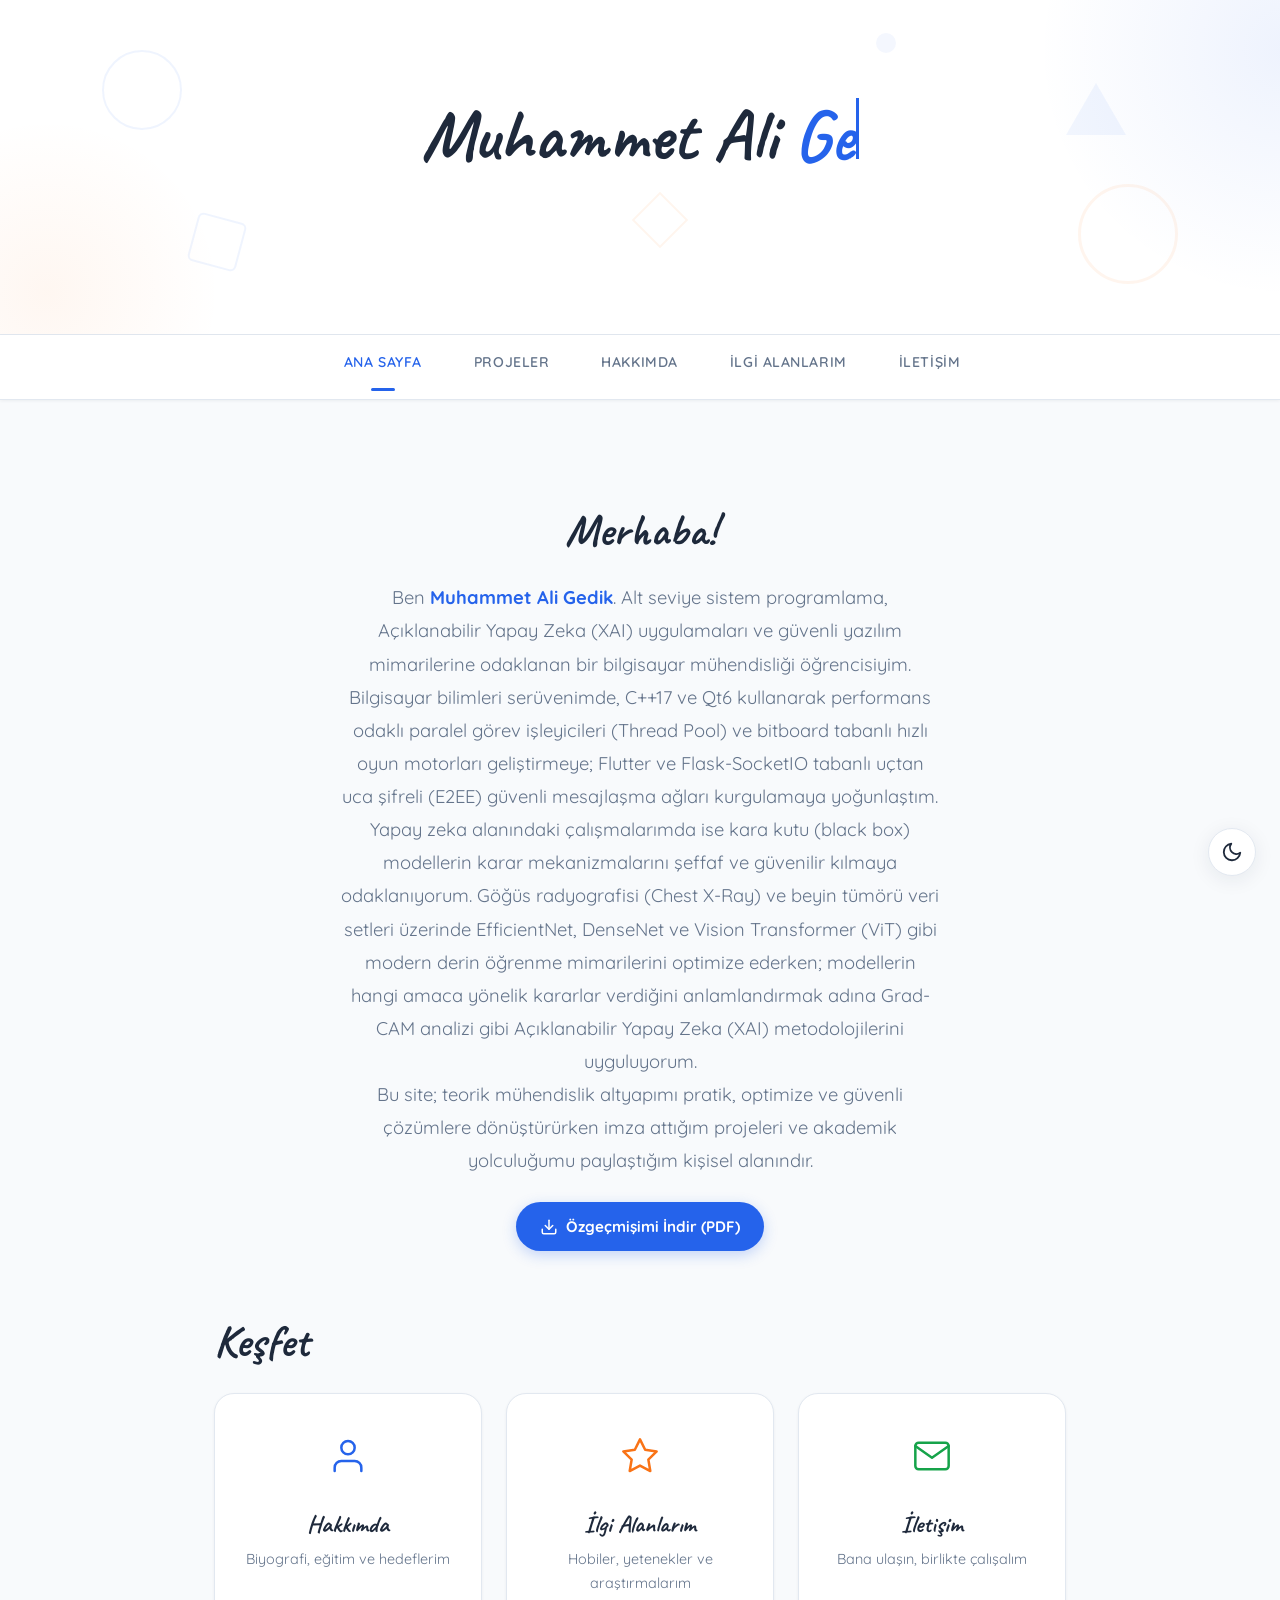
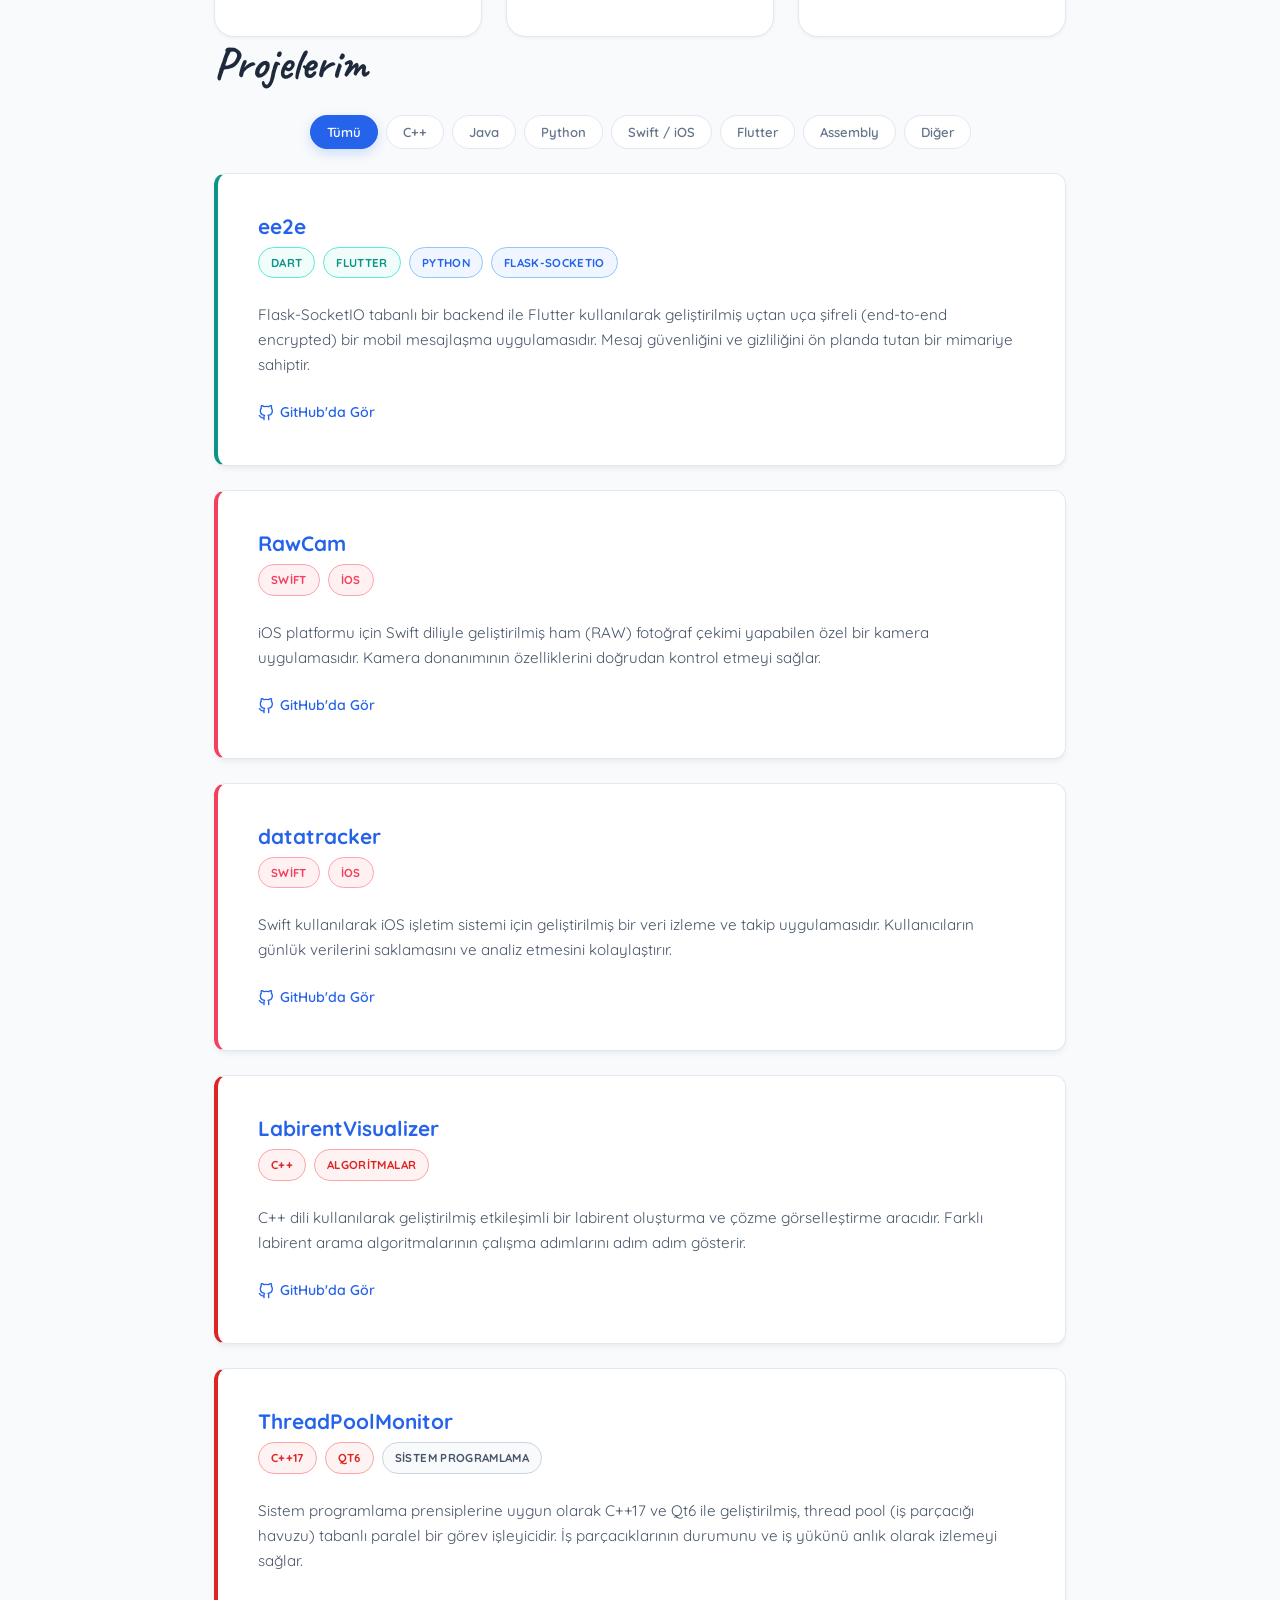
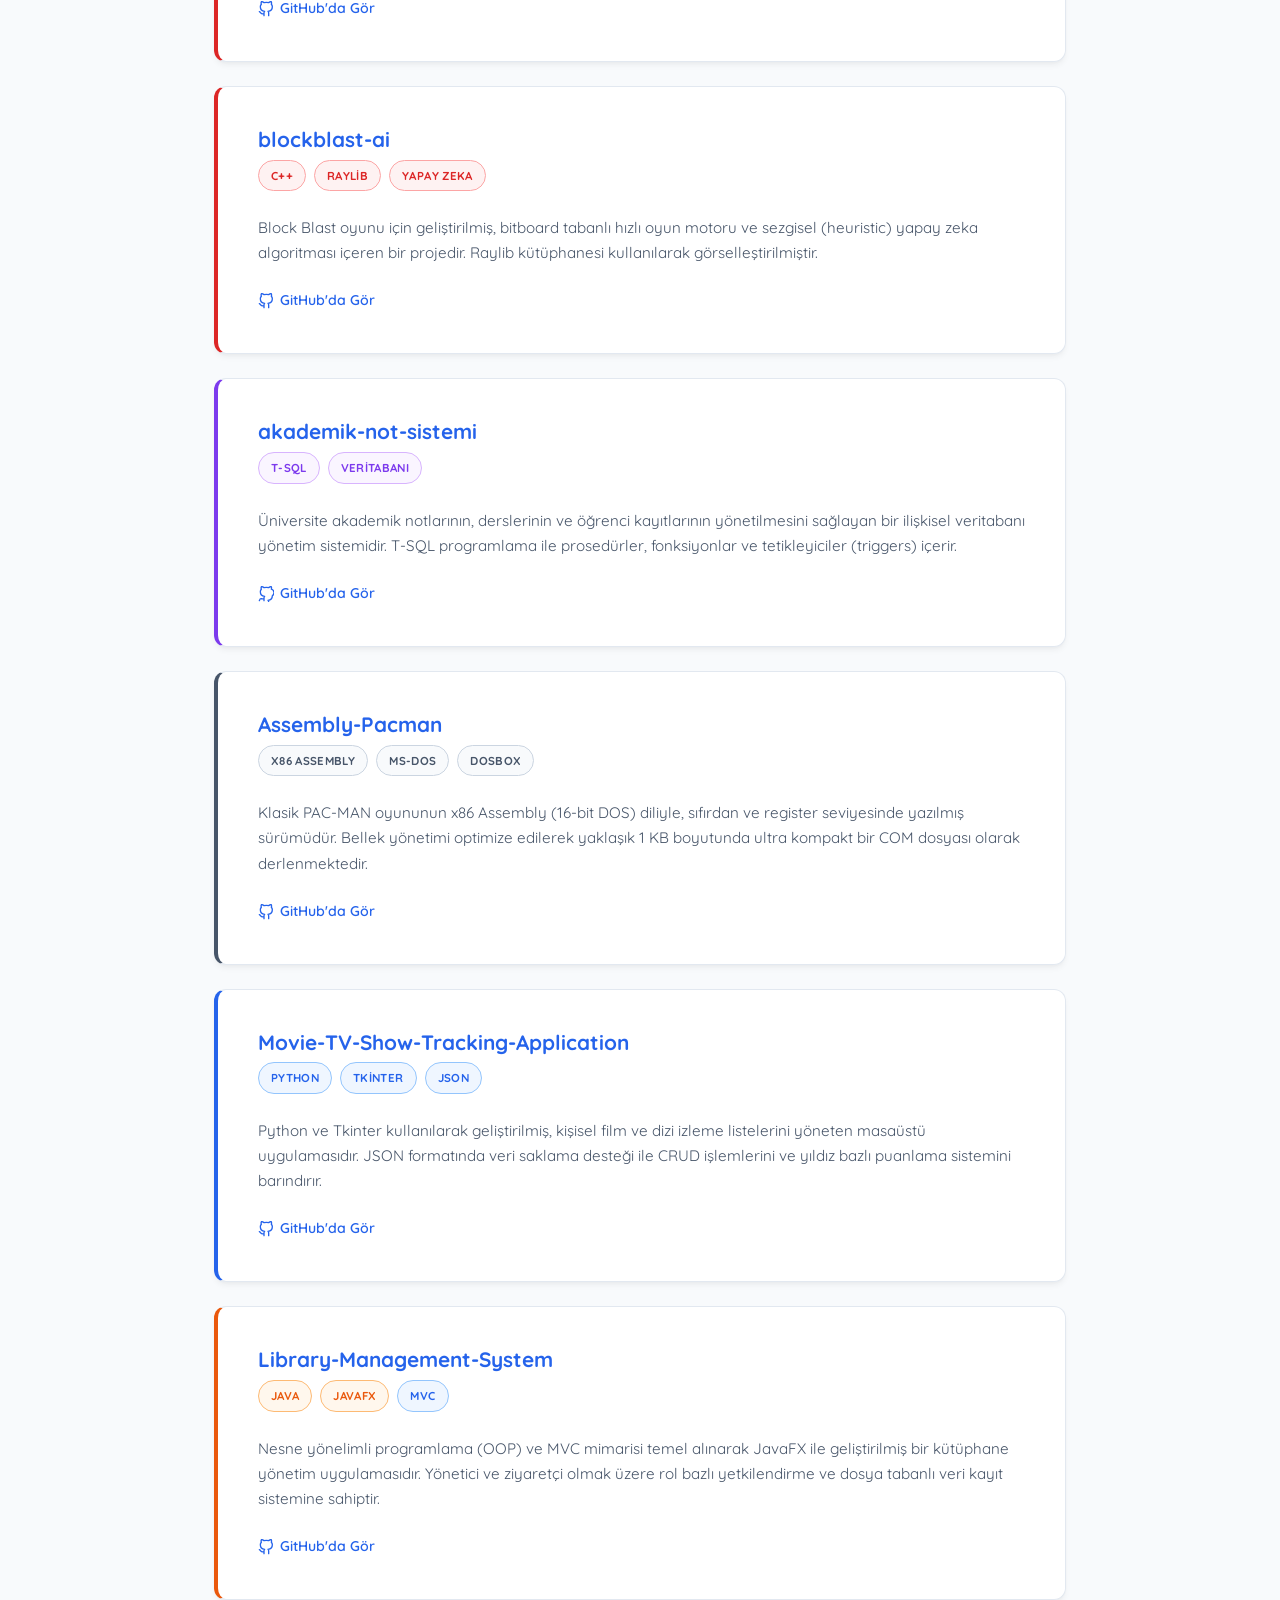
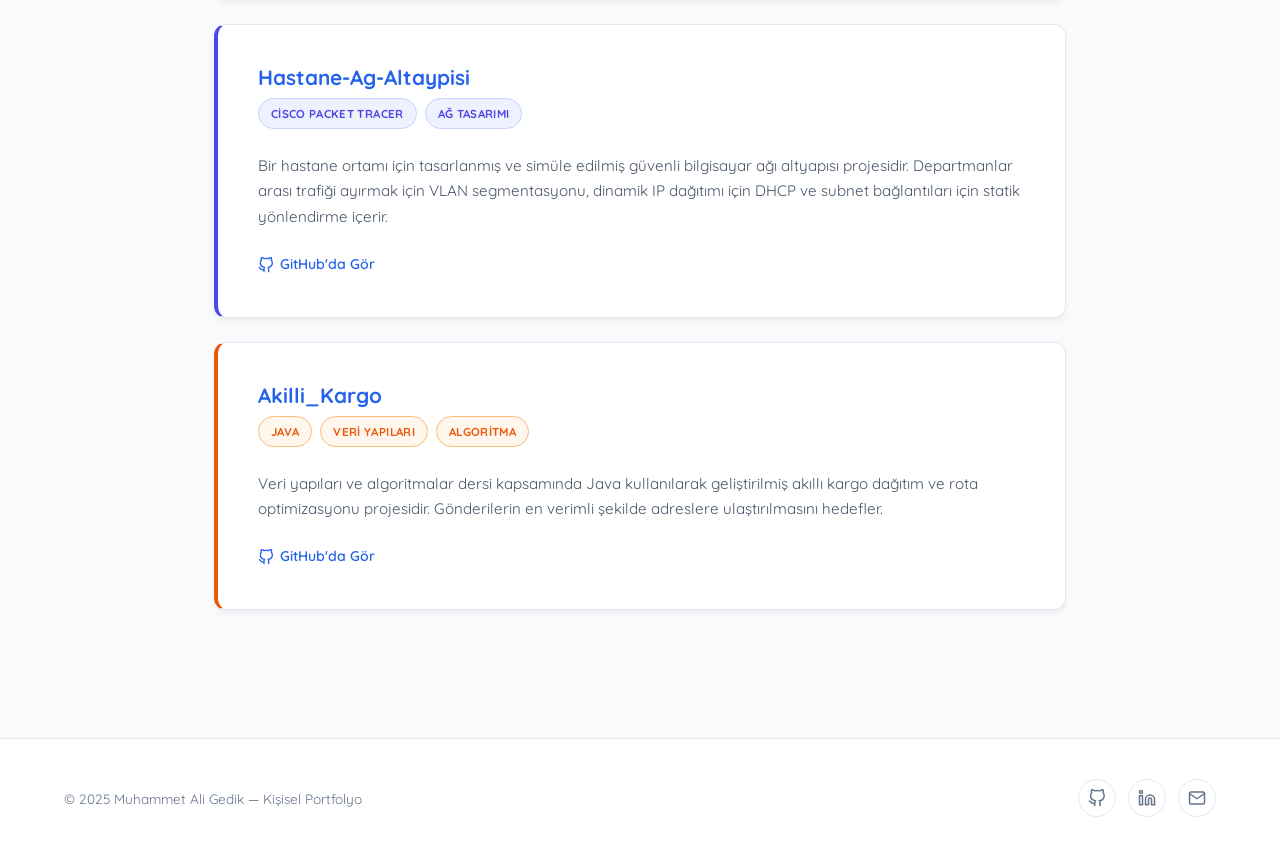
<file: index.html>
<!DOCTYPE html>
<html lang="tr">
<head>
    <meta charset="UTF-8">
    <meta name="viewport" content="width=device-width, initial-scale=1.0">
    <title>Muhammet Ali Gedik — Kişisel Portfolyo</title>
    <link rel="preconnect" href="https://fonts.googleapis.com">
    <link rel="preconnect" href="https://fonts.gstatic.com" crossorigin>
    <link href="https://fonts.googleapis.com/css2?family=Caveat:wght@400;500;600;700&family=Quicksand:wght@300;400;500;600;700&display=swap" rel="stylesheet">
    <link rel="icon" href="data:image/svg+xml,<svg xmlns=%22http://www.w3.org/2000/svg%22 viewBox=%220 0 100 100%22><text y=%22.9em%22 font-size=%2280%22>🚀</text></svg>">
    <link rel="stylesheet" href="styles/style.css?v=1.6">
</head>
<body>

<header>
    <div class="floating-shapes" aria-hidden="true">
        <div class="shape shape--circle"></div>
        <div class="shape shape--triangle"></div>
        <div class="shape shape--square"></div>
        <div class="shape shape--ring"></div>
        <div class="shape shape--diamond"></div>
        <div class="shape shape--dot"></div>
    </div>
    <div class="header-content">
        <h1 class="site-title" id="site-title" data-text="Muhammet Ali |Gedik"></h1>
        <p class="site-slogan" id="site-slogan">Bilgisayar Mühendisliği Öğrencisi</p>
    </div>
</header>

<nav>
    <ul>
        <li><a href="index.html" class="active">Ana Sayfa</a></li>
        <li><a href="index.html#projects">Projeler</a></li>
        <li><a href="about.html">Hakkımda</a></li>
        <li><a href="interests.html">İlgi Alanlarım</a></li>
        <li><a href="contact.html">İletişim</a></li>
    </ul>
</nav>

<main>
    <section class="hero reveal">
        <h2>Merhaba!</h2>
        <p>
            Ben <strong>Muhammet Ali Gedik</strong>. Alt seviye sistem programlama,
            Açıklanabilir Yapay Zeka (XAI) uygulamaları ve güvenli yazılım mimarilerine
            odaklanan bir bilgisayar mühendisliği öğrencisiyim.
        </p>
        <p>
            Bilgisayar bilimleri serüvenimde, C++17 ve Qt6 kullanarak performans
            odaklı paralel görev işleyicileri (Thread Pool) ve bitboard tabanlı hızlı oyun
            motorları geliştirmeye; Flutter ve Flask-SocketIO tabanlı uçtan uca şifreli
            (E2EE) güvenli mesajlaşma ağları kurgulamaya yoğunlaştım.
        </p>
        <p>
            Yapay zeka alanındaki çalışmalarımda ise kara kutu (black box) modellerin
            karar mekanizmalarını şeffaf ve güvenilir kılmaya odaklanıyorum. Göğüs
            radyografisi (Chest X-Ray) ve beyin tümörü veri setleri üzerinde EfficientNet,
            DenseNet ve Vision Transformer (ViT) gibi modern derin öğrenme mimarilerini
            optimize ederken; modellerin hangi amaca yönelik kararlar verdiğini anlamlandırmak
            adına Grad-CAM analizi gibi Açıklanabilir Yapay Zeka (XAI) metodolojilerini uyguluyorum.
        </p>
        <p>
            Bu site; teorik mühendislik altyapımı pratik, optimize ve güvenli çözümlere
            dönüştürürken imza attığım projeleri ve akademik yolculuğumu paylaştığım
            kişisel alanındır.
        </p>
        <div class="hero-actions">
            <a href="Muhammet_Ali_Gedik_CV2.pdf" target="_blank" class="btn-cv">
                <svg xmlns="http://www.w3.org/2000/svg" width="18" height="18" viewBox="0 0 24 24" fill="none" stroke="currentColor" stroke-width="2" stroke-linecap="round" stroke-linejoin="round"><path d="M21 15v4a2 2 0 0 1-2 2H5a2 2 0 0 1-2-2v-4"/><polyline points="7 10 12 15 17 10"/><line x1="12" y1="15" x2="12" y2="3"/></svg>
                Özgeçmişimi İndir (PDF)
            </a>
        </div>
    </section>

    <section class="reveal">
        <h2>Keşfet</h2>
        <div class="link-cards">
            <a href="about.html" class="card">
                <span class="card-icon" aria-hidden="true">
                    <svg xmlns="http://www.w3.org/2000/svg" width="40" height="40" viewBox="0 0 24 24" fill="none" stroke="#2563EB" stroke-width="1.5" stroke-linecap="round" stroke-linejoin="round"><path d="M20 21v-2a4 4 0 0 0-4-4H8a4 4 0 0 0-4 4v2"/><circle cx="12" cy="7" r="4"/></svg>
                </span>
                <h3>Hakkımda</h3>
                <p>Biyografi, eğitim ve hedeflerim</p>
            </a>
            <a href="interests.html" class="card">
                <span class="card-icon" aria-hidden="true">
                    <svg xmlns="http://www.w3.org/2000/svg" width="40" height="40" viewBox="0 0 24 24" fill="none" stroke="#F97316" stroke-width="1.5" stroke-linecap="round" stroke-linejoin="round"><polygon points="12 2 15.09 8.26 22 9.27 17 14.14 18.18 21.02 12 17.77 5.82 21.02 7 14.14 2 9.27 8.91 8.26 12 2"/></svg>
                </span>
                <h3>İlgi Alanlarım</h3>
                <p>Hobiler, yetenekler ve araştırmalarım</p>
            </a>
            <a href="contact.html" class="card">
                <span class="card-icon" aria-hidden="true">
                    <svg xmlns="http://www.w3.org/2000/svg" width="40" height="40" viewBox="0 0 24 24" fill="none" stroke="#16A34A" stroke-width="1.5" stroke-linecap="round" stroke-linejoin="round"><path d="M4 4h16c1.1 0 2 .9 2 2v12c0 1.1-.9 2-2 2H4c-1.1 0-2-.9-2-2V6c0-1.1.9-2 2-2z"/><polyline points="22,6 12,13 2,6"/></svg>
                </span>
                <h3>İletişim</h3>
                <p>Bana ulaşın, birlikte çalışalım</p>
            </a>
        </div>
    </section>

    <section class="reveal" id="projects">
        <h2>Projelerim</h2>
        <div class="project-filters">
            <button class="filter-btn active" data-filter="all">Tümü</button>
            <button class="filter-btn" data-filter="cpp">C++</button>
            <button class="filter-btn" data-filter="java">Java</button>
            <button class="filter-btn" data-filter="python">Python</button>
            <button class="filter-btn" data-filter="swift">Swift / iOS</button>
            <button class="filter-btn" data-filter="dart">Flutter</button>
            <button class="filter-btn" data-filter="asm">Assembly</button>
            <button class="filter-btn" data-filter="other">Diğer</button>
        </div>
        <div class="projects-grid">
            <div class="project-card accent-dart show" data-category="dart">
                <h3>ee2e</h3>
                <div class="project-meta">
                    <span class="tech-badge badge-dart">Dart</span>
                    <span class="tech-badge badge-dart">Flutter</span>
                    <span class="tech-badge badge-python">Python</span>
                    <span class="tech-badge badge-python">Flask-SocketIO</span>
                </div>
                <p>Flask-SocketIO tabanlı bir backend ile Flutter kullanılarak geliştirilmiş uçtan uça şifreli (end-to-end encrypted) bir mobil mesajlaşma uygulamasıdır. Mesaj güvenliğini ve gizliliğini ön planda tutan bir mimariye sahiptir.</p>
                <a href="https://github.com/gedik25/ee2e" target="_blank" rel="noopener" class="project-link">
                    <svg xmlns="http://www.w3.org/2000/svg" width="16" height="16" viewBox="0 0 24 24" fill="none" stroke="currentColor" stroke-width="2" stroke-linecap="round" stroke-linejoin="round"><path d="M9 19c-5 1.5-5-2.5-7-3m14 6v-3.87a3.37 3.37 0 0 0-.94-2.61c3.14-.35 6.44-1.54 6.44-7A5.44 5.44 0 0 0 20 4.77 5.07 5.07 0 0 0 19.91 1S18.73.65 16 2.48a13.38 13.38 0 0 0-7 0C6.27.65 5.09 1 5.09 1A5.07 5.07 0 0 0 5 4.77a5.44 5.44 0 0 0-1.5 3.78c0 5.42 3.3 6.61 6.44 7A3.37 3.37 0 0 0 9 18.13V22"></path></svg>
                    GitHub'da Gör
                </a>
            </div>

            <div class="project-card accent-swift show" data-category="swift">
                <h3>RawCam</h3>
                <div class="project-meta">
                    <span class="tech-badge badge-swift">Swift</span>
                    <span class="tech-badge badge-swift">iOS</span>
                </div>
                <p>iOS platformu için Swift diliyle geliştirilmiş ham (RAW) fotoğraf çekimi yapabilen özel bir kamera uygulamasıdır. Kamera donanımının özelliklerini doğrudan kontrol etmeyi sağlar.</p>
                <a href="https://github.com/gedik25/RawCam" target="_blank" rel="noopener" class="project-link">
                    <svg xmlns="http://www.w3.org/2000/svg" width="16" height="16" viewBox="0 0 24 24" fill="none" stroke="currentColor" stroke-width="2" stroke-linecap="round" stroke-linejoin="round"><path d="M9 19c-5 1.5-5-2.5-7-3m14 6v-3.87a3.37 3.37 0 0 0-.94-2.61c3.14-.35 6.44-1.54 6.44-7A5.44 5.44 0 0 0 20 4.77 5.07 5.07 0 0 0 19.91 1S18.73.65 16 2.48a13.38 13.38 0 0 0-7 0C6.27.65 5.09 1 5.09 1A5.07 5.07 0 0 0 5 4.77a5.44 5.44 0 0 0-1.5 3.78c0 5.42 3.3 6.61 6.44 7A3.37 3.37 0 0 0 9 18.13V22"></path></svg>
                    GitHub'da Gör
                </a>
            </div>

            <div class="project-card accent-swift show" data-category="swift">
                <h3>datatracker</h3>
                <div class="project-meta">
                    <span class="tech-badge badge-swift">Swift</span>
                    <span class="tech-badge badge-swift">iOS</span>
                </div>
                <p>Swift kullanılarak iOS işletim sistemi için geliştirilmiş bir veri izleme ve takip uygulamasıdır. Kullanıcıların günlük verilerini saklamasını ve analiz etmesini kolaylaştırır.</p>
                <a href="https://github.com/gedik25/datatracker" target="_blank" rel="noopener" class="project-link">
                    <svg xmlns="http://www.w3.org/2000/svg" width="16" height="16" viewBox="0 0 24 24" fill="none" stroke="currentColor" stroke-width="2" stroke-linecap="round" stroke-linejoin="round"><path d="M9 19c-5 1.5-5-2.5-7-3m14 6v-3.87a3.37 3.37 0 0 0-.94-2.61c3.14-.35 6.44-1.54 6.44-7A5.44 5.44 0 0 0 20 4.77 5.07 5.07 0 0 0 19.91 1S18.73.65 16 2.48a13.38 13.38 0 0 0-7 0C6.27.65 5.09 1 5.09 1A5.07 5.07 0 0 0 5 4.77a5.44 5.44 0 0 0-1.5 3.78c0 5.42 3.3 6.61 6.44 7A3.37 3.37 0 0 0 9 18.13V22"></path></svg>
                    GitHub'da Gör
                </a>
            </div>

            <div class="project-card accent-cpp show" data-category="cpp">
                <h3>LabirentVisualizer</h3>
                <div class="project-meta">
                    <span class="tech-badge badge-cpp">C++</span>
                    <span class="tech-badge badge-cpp">Algoritmalar</span>
                </div>
                <p>C++ dili kullanılarak geliştirilmiş etkileşimli bir labirent oluşturma ve çözme görselleştirme aracıdır. Farklı labirent arama algoritmalarının çalışma adımlarını adım adım gösterir.</p>
                <a href="https://github.com/gedik25/LabirentVisualizer" target="_blank" rel="noopener" class="project-link">
                    <svg xmlns="http://www.w3.org/2000/svg" width="16" height="16" viewBox="0 0 24 24" fill="none" stroke="currentColor" stroke-width="2" stroke-linecap="round" stroke-linejoin="round"><path d="M9 19c-5 1.5-5-2.5-7-3m14 6v-3.87a3.37 3.37 0 0 0-.94-2.61c3.14-.35 6.44-1.54 6.44-7A5.44 5.44 0 0 0 20 4.77 5.07 5.07 0 0 0 19.91 1S18.73.65 16 2.48a13.38 13.38 0 0 0-7 0C6.27.65 5.09 1 5.09 1A5.07 5.07 0 0 0 5 4.77a5.44 5.44 0 0 0-1.5 3.78c0 5.42 3.3 6.61 6.44 7A3.37 3.37 0 0 0 9 18.13V22"></path></svg>
                    GitHub'da Gör
                </a>
            </div>

            <div class="project-card accent-cpp show" data-category="cpp">
                <h3>ThreadPoolMonitor</h3>
                <div class="project-meta">
                    <span class="tech-badge badge-cpp">C++17</span>
                    <span class="tech-badge badge-cpp">Qt6</span>
                    <span class="tech-badge badge-asm">Sistem Programlama</span>
                </div>
                <p>Sistem programlama prensiplerine uygun olarak C++17 ve Qt6 ile geliştirilmiş, thread pool (iş parçacığı havuzu) tabanlı paralel bir görev işleyicidir. İş parçacıklarının durumunu ve iş yükünü anlık olarak izlemeyi sağlar.</p>
                <a href="https://github.com/gedik25/ThreadPoolMonitor" target="_blank" rel="noopener" class="project-link">
                    <svg xmlns="http://www.w3.org/2000/svg" width="16" height="16" viewBox="0 0 24 24" fill="none" stroke="currentColor" stroke-width="2" stroke-linecap="round" stroke-linejoin="round"><path d="M9 19c-5 1.5-5-2.5-7-3m14 6v-3.87a3.37 3.37 0 0 0-.94-2.61c3.14-.35 6.44-1.54 6.44-7A5.44 5.44 0 0 0 20 4.77 5.07 5.07 0 0 0 19.91 1S18.73.65 16 2.48a13.38 13.38 0 0 0-7 0C6.27.65 5.09 1 5.09 1A5.07 5.07 0 0 0 5 4.77a5.44 5.44 0 0 0-1.5 3.78c0 5.42 3.3 6.61 6.44 7A3.37 3.37 0 0 0 9 18.13V22"></path></svg>
                    GitHub'da Gör
                </a>
            </div>

            <div class="project-card accent-cpp show" data-category="cpp">
                <h3>blockblast-ai</h3>
                <div class="project-meta">
                    <span class="tech-badge badge-cpp">C++</span>
                    <span class="tech-badge badge-cpp">Raylib</span>
                    <span class="tech-badge badge-cpp">Yapay Zeka</span>
                </div>
                <p>Block Blast oyunu için geliştirilmiş, bitboard tabanlı hızlı oyun motoru ve sezgisel (heuristic) yapay zeka algoritması içeren bir projedir. Raylib kütüphanesi kullanılarak görselleştirilmiştir.</p>
                <a href="https://github.com/gedik25/blockblast-ai" target="_blank" rel="noopener" class="project-link">
                    <svg xmlns="http://www.w3.org/2000/svg" width="16" height="16" viewBox="0 0 24 24" fill="none" stroke="currentColor" stroke-width="2" stroke-linecap="round" stroke-linejoin="round"><path d="M9 19c-5 1.5-5-2.5-7-3m14 6v-3.87a3.37 3.37 0 0 0-.94-2.61c3.14-.35 6.44-1.54 6.44-7A5.44 5.44 0 0 0 20 4.77 5.07 5.07 0 0 0 19.91 1S18.73.65 16 2.48a13.38 13.38 0 0 0-7 0C6.27.65 5.09 1 5.09 1A5.07 5.07 0 0 0 5 4.77a5.44 5.44 0 0 0-1.5 3.78c0 5.42 3.3 6.61 6.44 7A3.37 3.37 0 0 0 9 18.13V22"></path></svg>
                    GitHub'da Gör
                </a>
            </div>

            <div class="project-card accent-db show" data-category="other">
                <h3>akademik-not-sistemi</h3>
                <div class="project-meta">
                    <span class="tech-badge badge-db">T-SQL</span>
                    <span class="tech-badge badge-db">Veritabanı</span>
                </div>
                <p>Üniversite akademik notlarının, derslerinin ve öğrenci kayıtlarının yönetilmesini sağlayan bir ilişkisel veritabanı yönetim sistemidir. T-SQL programlama ile prosedürler, fonksiyonlar ve tetikleyiciler (triggers) içerir.</p>
                <a href="https://github.com/gedik25/akademik-not-sistemi" target="_blank" rel="noopener" class="project-link">
                    <svg xmlns="http://www.w3.org/2000/svg" width="16" height="16" viewBox="0 0 24 24" fill="none" stroke="currentColor" stroke-width="2" stroke-linecap="round" stroke-linejoin="round"><path d="M9 19c-5 1.5-5-2.5-7 3m14 6v-3.87a3.37 3.37 0 0 0-.94-2.61c3.14-.35 6.44-1.54 6.44-7A5.44 5.44 0 0 0 20 4.77 5.07 5.07 0 0 0 19.91 1S18.73.65 16 2.48a13.38 13.38 0 0 0-7 0C6.27.65 5.09 1 5.09 1A5.07 5.07 0 0 0 5 4.77a5.44 5.44 0 0 0-1.5 3.78c0 5.42 3.3 6.61 6.44 7A3.37 3.37 0 0 0 9 18.13V22"></path></svg>
                    GitHub'da Gör
                </a>
            </div>

            <div class="project-card accent-asm show" data-category="asm">
                <h3>Assembly-Pacman</h3>
                <div class="project-meta">
                    <span class="tech-badge badge-asm">x86 Assembly</span>
                    <span class="tech-badge badge-asm">MS-DOS</span>
                    <span class="tech-badge badge-asm">DOSBox</span>
                </div>
                <p>Klasik PAC-MAN oyununun x86 Assembly (16-bit DOS) diliyle, sıfırdan ve register seviyesinde yazılmış sürümüdür. Bellek yönetimi optimize edilerek yaklaşık 1 KB boyutunda ultra kompakt bir COM dosyası olarak derlenmektedir.</p>
                <a href="https://github.com/gedik25/Assembly-Pacman" target="_blank" rel="noopener" class="project-link">
                    <svg xmlns="http://www.w3.org/2000/svg" width="16" height="16" viewBox="0 0 24 24" fill="none" stroke="currentColor" stroke-width="2" stroke-linecap="round" stroke-linejoin="round"><path d="M9 19c-5 1.5-5-2.5-7-3m14 6v-3.87a3.37 3.37 0 0 0-.94-2.61c3.14-.35 6.44-1.54 6.44-7A5.44 5.44 0 0 0 20 4.77 5.07 5.07 0 0 0 19.91 1S18.73.65 16 2.48a13.38 13.38 0 0 0-7 0C6.27.65 5.09 1 5.09 1A5.07 5.07 0 0 0 5 4.77a5.44 5.44 0 0 0-1.5 3.78c0 5.42 3.3 6.61 6.44 7A3.37 3.37 0 0 0 9 18.13V22"></path></svg>
                    GitHub'da Gör
                </a>
            </div>

            <div class="project-card accent-python show" data-category="python">
                <h3>Movie-TV-Show-Tracking-Application</h3>
                <div class="project-meta">
                    <span class="tech-badge badge-python">Python</span>
                    <span class="tech-badge badge-python">Tkinter</span>
                    <span class="tech-badge badge-python">JSON</span>
                </div>
                <p>Python ve Tkinter kullanılarak geliştirilmiş, kişisel film ve dizi izleme listelerini yöneten masaüstü uygulamasıdır. JSON formatında veri saklama desteği ile CRUD işlemlerini ve yıldız bazlı puanlama sistemini barındırır.</p>
                <a href="https://github.com/gedik25/Movie-TV-Show-Tracking-Application" target="_blank" rel="noopener" class="project-link">
                    <svg xmlns="http://www.w3.org/2000/svg" width="16" height="16" viewBox="0 0 24 24" fill="none" stroke="currentColor" stroke-width="2" stroke-linecap="round" stroke-linejoin="round"><path d="M9 19c-5 1.5-5-2.5-7-3m14 6v-3.87a3.37 3.37 0 0 0-.94-2.61c3.14-.35 6.44-1.54 6.44-7A5.44 5.44 0 0 0 20 4.77 5.07 5.07 0 0 0 19.91 1S18.73.65 16 2.48a13.38 13.38 0 0 0-7 0C6.27.65 5.09 1 5.09 1A5.07 5.07 0 0 0 5 4.77a5.44 5.44 0 0 0-1.5 3.78c0 5.42 3.3 6.61 6.44 7A3.37 3.37 0 0 0 9 18.13V22"></path></svg>
                    GitHub'da Gör
                </a>
            </div>

            <div class="project-card accent-java show" data-category="java">
                <h3>Library-Management-System</h3>
                <div class="project-meta">
                    <span class="tech-badge badge-java">Java</span>
                    <span class="tech-badge badge-java">JavaFX</span>
                    <span class="tech-badge badge-python">MVC</span>
                </div>
                <p>Nesne yönelimli programlama (OOP) ve MVC mimarisi temel alınarak JavaFX ile geliştirilmiş bir kütüphane yönetim uygulamasıdır. Yönetici ve ziyaretçi olmak üzere rol bazlı yetkilendirme ve dosya tabanlı veri kayıt sistemine sahiptir.</p>
                <a href="https://github.com/gedik25/Library-Management-System" target="_blank" rel="noopener" class="project-link">
                    <svg xmlns="http://www.w3.org/2000/svg" width="16" height="16" viewBox="0 0 24 24" fill="none" stroke="currentColor" stroke-width="2" stroke-linecap="round" stroke-linejoin="round"><path d="M9 19c-5 1.5-5-2.5-7-3m14 6v-3.87a3.37 3.37 0 0 0-.94-2.61c3.14-.35 6.44-1.54 6.44-7A5.44 5.44 0 0 0 20 4.77 5.07 5.07 0 0 0 19.91 1S18.73.65 16 2.48a13.38 13.38 0 0 0-7 0C6.27.65 5.09 1 5.09 1A5.07 5.07 0 0 0 5 4.77a5.44 5.44 0 0 0-1.5 3.78c0 5.42 3.3 6.61 6.44 7A3.37 3.37 0 0 0 9 18.13V22"></path></svg>
                    GitHub'da Gör
                </a>
            </div>

            <div class="project-card accent-network show" data-category="other">
                <h3>Hastane-Ag-Altaypisi</h3>
                <div class="project-meta">
                    <span class="tech-badge badge-network">Cisco Packet Tracer</span>
                    <span class="tech-badge badge-network">Ağ Tasarımı</span>
                </div>
                <p>Bir hastane ortamı için tasarlanmış ve simüle edilmiş güvenli bilgisayar ağı altyapısı projesidir. Departmanlar arası trafiği ayırmak için VLAN segmentasyonu, dinamik IP dağıtımı için DHCP ve subnet bağlantıları için statik yönlendirme içerir.</p>
                <a href="https://github.com/gedik25/Hastane-Ag-Altaypisi" target="_blank" rel="noopener" class="project-link">
                    <svg xmlns="http://www.w3.org/2000/svg" width="16" height="16" viewBox="0 0 24 24" fill="none" stroke="currentColor" stroke-width="2" stroke-linecap="round" stroke-linejoin="round"><path d="M9 19c-5 1.5-5-2.5-7-3m14 6v-3.87a3.37 3.37 0 0 0-.94-2.61c3.14-.35 6.44-1.54 6.44-7A5.44 5.44 0 0 0 20 4.77 5.07 5.07 0 0 0 19.91 1S18.73.65 16 2.48a13.38 13.38 0 0 0-7 0C6.27.65 5.09 1 5.09 1A5.07 5.07 0 0 0 5 4.77a5.44 5.44 0 0 0-1.5 3.78c0 5.42 3.3 6.61 6.44 7A3.37 3.37 0 0 0 9 18.13V22"></path></svg>
                    GitHub'da Gör
                </a>
            </div>

            <div class="project-card accent-java show" data-category="java">
                <h3>Akilli_Kargo</h3>
                <div class="project-meta">
                    <span class="tech-badge badge-java">Java</span>
                    <span class="tech-badge badge-java">Veri Yapıları</span>
                    <span class="tech-badge badge-java">Algoritma</span>
                </div>
                <p>Veri yapıları ve algoritmalar dersi kapsamında Java kullanılarak geliştirilmiş akıllı kargo dağıtım ve rota optimizasyonu projesidir. Gönderilerin en verimli şekilde adreslere ulaştırılmasını hedefler.</p>
                <a href="https://github.com/gedik25/Akilli_Kargo" target="_blank" rel="noopener" class="project-link">
                    <svg xmlns="http://www.w3.org/2000/svg" width="16" height="16" viewBox="0 0 24 24" fill="none" stroke="currentColor" stroke-width="2" stroke-linecap="round" stroke-linejoin="round"><path d="M9 19c-5 1.5-5-2.5-7-3m14 6v-3.87a3.37 3.37 0 0 0-.94-2.61c3.14-.35 6.44-1.54 6.44-7A5.44 5.44 0 0 0 20 4.77 5.07 5.07 0 0 0 19.91 1S18.73.65 16 2.48a13.38 13.38 0 0 0-7 0C6.27.65 5.09 1 5.09 1A5.07 5.07 0 0 0 5 4.77a5.44 5.44 0 0 0-1.5 3.78c0 5.42 3.3 6.61 6.44 7A3.37 3.37 0 0 0 9 18.13V22"></path></svg>
                    GitHub'da Gör
                </a>
            </div>
        </div>
    </section>
</main>

<footer>
    <div class="footer-content">
        <p>&copy; 2025 Muhammet Ali Gedik — Kişisel Portfolyo</p>
        <div class="footer-socials">
            <a href="https://github.com/gedik25" target="_blank" rel="noopener" aria-label="GitHub" class="footer-social-link">
                <svg xmlns="http://www.w3.org/2000/svg" width="18" height="18" viewBox="0 0 24 24" fill="none" stroke="currentColor" stroke-width="2" stroke-linecap="round" stroke-linejoin="round"><path d="M9 19c-5 1.5-5-2.5-7-3m14 6v-3.87a3.37 3.37 0 0 0-.94-2.61c3.14-.35 6.44-1.54 6.44-7A5.44 5.44 0 0 0 20 4.77 5.07 5.07 0 0 0 19.91 1S18.73.65 16 2.48a13.38 13.38 0 0 0-7 0C6.27.65 5.09 1 5.09 1A5.07 5.07 0 0 0 5 4.77a5.44 5.44 0 0 0-1.5 3.78c0 5.42 3.3 6.61 6.44 7A3.37 3.37 0 0 0 9 18.13V22"></path></svg>
            </a>
            <a href="https://www.linkedin.com/in/muhammetaligedik/" target="_blank" rel="noopener" aria-label="LinkedIn" class="footer-social-link">
                <svg xmlns="http://www.w3.org/2000/svg" width="18" height="18" viewBox="0 0 24 24" fill="none" stroke="currentColor" stroke-width="2" stroke-linecap="round" stroke-linejoin="round"><path d="M16 8a6 6 0 0 1 6 6v7h-4v-7a2 2 0 0 0-2-2 2 2 0 0 0-2 2v7h-4v-7a6 6 0 0 1 6-6z"></path><rect x="2" y="9" width="4" height="12"></rect><circle cx="4" cy="4" r="2"></circle></svg>
            </a>
            <a href="mailto:ali.101gedik@gmail.com" aria-label="E-posta" class="footer-social-link">
                <svg xmlns="http://www.w3.org/2000/svg" width="18" height="18" viewBox="0 0 24 24" fill="none" stroke="currentColor" stroke-width="2" stroke-linecap="round" stroke-linejoin="round"><path d="M4 4h16c1.1 0 2 .9 2 2v12c0 1.1-.9 2-2 2H4c-1.1 0-2-.9-2-2V6c0-1.1.9-2 2-2z"></path><polyline points="22,6 12,13 2,6"></polyline></svg>
            </a>
        </div>
    </div>
</footer>

<button class="scroll-to-top" id="scroll-to-top" aria-label="Yukarı git">
    <svg xmlns="http://www.w3.org/2000/svg" width="22" height="22" viewBox="0 0 24 24" fill="none" stroke="currentColor" stroke-width="2.5" stroke-linecap="round" stroke-linejoin="round"><polyline points="18 15 12 9 6 15"/></svg>
</button>

<button class="theme-toggle" id="theme-toggle" aria-label="Tema değiştir">
    <svg class="icon-moon" xmlns="http://www.w3.org/2000/svg" width="22" height="22" viewBox="0 0 24 24" fill="none" stroke="#1E293B" stroke-width="2" stroke-linecap="round" stroke-linejoin="round"><path d="M21 12.79A9 9 0 1 1 11.21 3 7 7 0 0 0 21 12.79z"/></svg>
    <svg class="icon-sun" xmlns="http://www.w3.org/2000/svg" width="22" height="22" viewBox="0 0 24 24" fill="none" stroke="#F1F5F9" stroke-width="2" stroke-linecap="round" stroke-linejoin="round"><circle cx="12" cy="12" r="5"/><line x1="12" y1="1" x2="12" y2="3"/><line x1="12" y1="21" x2="12" y2="23"/><line x1="4.22" y1="4.22" x2="5.64" y2="5.64"/><line x1="18.36" y1="18.36" x2="19.78" y2="19.78"/><line x1="1" y1="12" x2="3" y2="12"/><line x1="21" y1="12" x2="23" y2="12"/><line x1="4.22" y1="19.78" x2="5.64" y2="18.36"/><line x1="18.36" y1="5.64" x2="19.78" y2="4.22"/></svg>
</button>

<script src="scripts/main.js?v=1.5"></script>
</body>
</html>
</file>
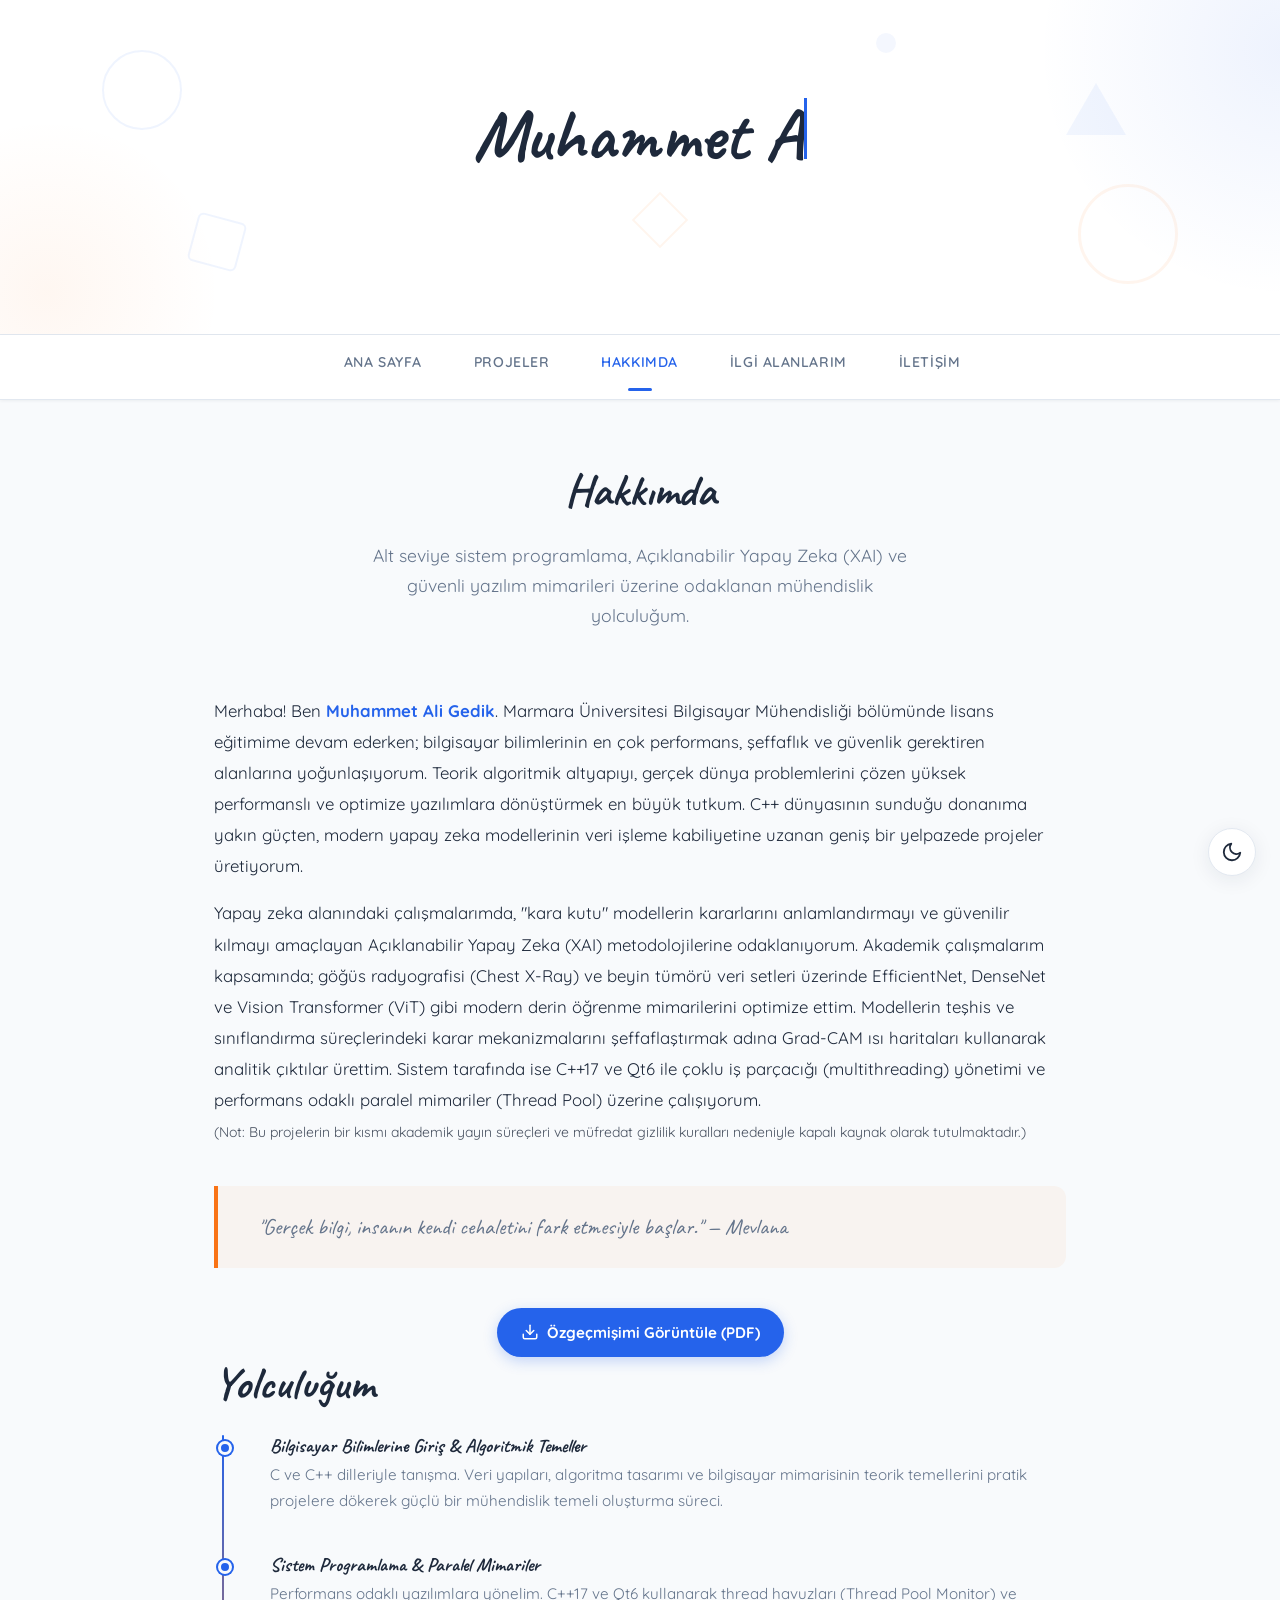
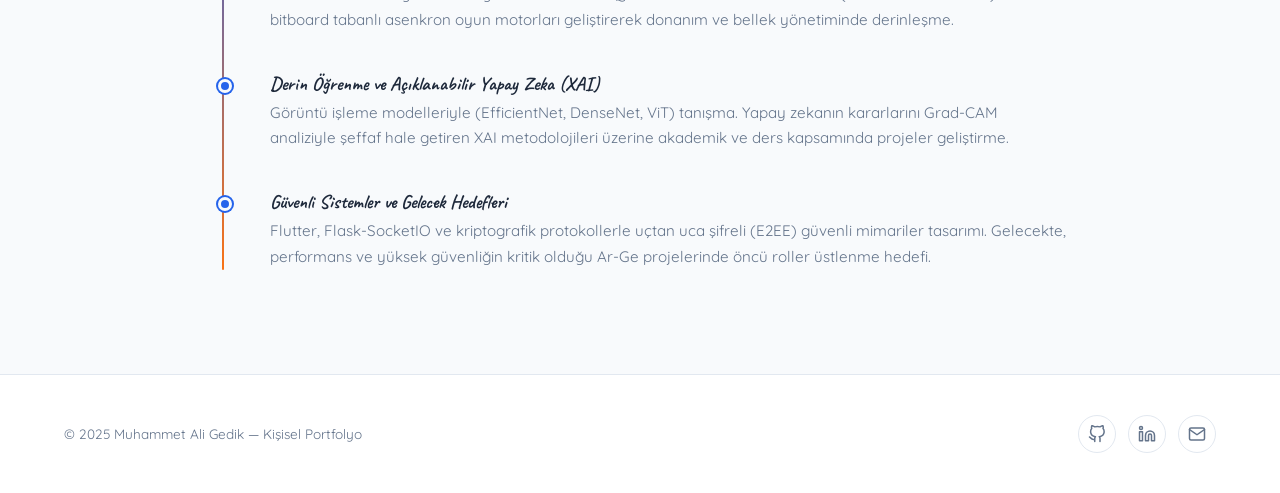
<file: about.html>
<!DOCTYPE html>
<html lang="tr">
<head>
    <meta charset="UTF-8">
    <meta name="viewport" content="width=device-width, initial-scale=1.0">
    <title>Hakkımda — Muhammet Ali Gedik</title>
    <link rel="preconnect" href="https://fonts.googleapis.com">
    <link rel="preconnect" href="https://fonts.gstatic.com" crossorigin>
    <link href="https://fonts.googleapis.com/css2?family=Caveat:wght@400;500;600;700&family=Quicksand:wght@300;400;500;600;700&display=swap" rel="stylesheet">
    <link rel="icon" href="data:image/svg+xml,<svg xmlns=%22http://www.w3.org/2000/svg%22 viewBox=%220 0 100 100%22><text y=%22.9em%22 font-size=%2280%22>👨‍💻</text></svg>">
    <link rel="stylesheet" href="styles/style.css?v=1.6">
</head>
<body>

<header>
    <div class="floating-shapes" aria-hidden="true">
        <div class="shape shape--circle"></div>
        <div class="shape shape--triangle"></div>
        <div class="shape shape--square"></div>
        <div class="shape shape--ring"></div>
        <div class="shape shape--diamond"></div>
        <div class="shape shape--dot"></div>
    </div>
    <div class="header-content">
        <h1 class="site-title" id="site-title" data-text="Muhammet Ali |Gedik"></h1>
        <p class="site-slogan" id="site-slogan">Bilgisayar Mühendisliği Öğrencisi</p>
    </div>
</header>

<nav>
    <ul>
        <li><a href="index.html">Ana Sayfa</a></li>
        <li><a href="index.html#projects">Projeler</a></li>
        <li><a href="about.html" class="active">Hakkımda</a></li>
        <li><a href="interests.html">İlgi Alanlarım</a></li>
        <li><a href="contact.html">İletişim</a></li>
    </ul>
</nav>

<main>
    <section class="page-intro reveal">
        <h2>Hakkımda</h2>
        <p>Alt seviye sistem programlama, Açıklanabilir Yapay Zeka (XAI) ve güvenli yazılım mimarileri üzerine odaklanan mühendislik yolculuğum.</p>
    </section>

    <section class="bio reveal">
        <p>
            Merhaba! Ben <strong>Muhammet Ali Gedik</strong>. Marmara Üniversitesi Bilgisayar
            Mühendisliği bölümünde lisans eğitimime devam ederken; bilgisayar bilimlerinin
            en çok performans, şeffaflık ve güvenlik gerektiren alanlarına yoğunlaşıyorum.
            Teorik algoritmik altyapıyı, gerçek dünya problemlerini çözen yüksek performanslı
            ve optimize yazılımlara dönüştürmek en büyük tutkum. C++ dünyasının sunduğu donanıma
            yakın güçten, modern yapay zeka modellerinin veri işleme kabiliyetine uzanan
            geniş bir yelpazede projeler üretiyorum.
        </p>
        <p>
            Yapay zeka alanındaki çalışmalarımda, "kara kutu" modellerin kararlarını anlamlandırmayı
            ve güvenilir kılmayı amaçlayan Açıklanabilir Yapay Zeka (XAI) metodolojilerine odaklanıyorum.
            Akademik çalışmalarım kapsamında; göğüs radyografisi (Chest X-Ray) ve beyin tümörü
            veri setleri üzerinde EfficientNet, DenseNet ve Vision Transformer (ViT) gibi modern derin
            öğrenme mimarilerini optimize ettim. Modellerin teşhis ve sınıflandırma süreçlerindeki
            karar mekanizmalarını şeffaflaştırmak adına Grad-CAM ısı haritaları kullanarak analitik çıktılar
            ürettim. Sistem tarafında ise C++17 ve Qt6 ile çoklu iş parçacığı (multithreading) yönetimi
            ve performans odaklı paralel mimariler (Thread Pool) üzerine çalışıyorum.
            <br><small style="opacity:0.8;">(Not: Bu projelerin bir kısmı akademik yayın süreçleri ve müfredat gizlilik kuralları nedeniyle kapalı kaynak olarak tutulmaktadır.)</small>
        </p>

        <blockquote>
            "Gerçek bilgi, insanın kendi cehaletini fark etmesiyle başlar." — Mevlana
        </blockquote>
        <div class="bio-actions">
            <a href="Muhammet_Ali_Gedik_CV2.pdf" target="_blank" class="btn-cv">
                <svg xmlns="http://www.w3.org/2000/svg" width="18" height="18" viewBox="0 0 24 24" fill="none" stroke="currentColor" stroke-width="2" stroke-linecap="round" stroke-linejoin="round"><path d="M21 15v4a2 2 0 0 1-2 2H5a2 2 0 0 1-2-2v-4"/><polyline points="7 10 12 15 17 10"/><line x1="12" y1="15" x2="12" y2="3"/></svg>
                Özgeçmişimi Görüntüle (PDF)
            </a>
        </div>
    </section>

    <section class="reveal">
        <h2>Yolculuğum</h2>

        <div class="timeline-container">
            <div class="timeline-item">
                <div class="timeline-marker"></div>
                <div class="timeline-content">
                    <h3>Bilgisayar Bilimlerine Giriş &amp; Algoritmik Temeller</h3>
                    <p>C ve C++ dilleriyle tanışma. Veri yapıları, algoritma tasarımı ve bilgisayar mimarisinin teorik temellerini pratik projelere dökerek güçlü bir mühendislik temeli oluşturma süreci.</p>
                </div>
            </div>
            <div class="timeline-item">
                <div class="timeline-marker"></div>
                <div class="timeline-content">
                    <h3>Sistem Programlama &amp; Paralel Mimariler</h3>
                    <p>Performans odaklı yazılımlara yönelim. C++17 ve Qt6 kullanarak thread havuzları (Thread Pool Monitor) ve bitboard tabanlı asenkron oyun motorları geliştirerek donanım ve bellek yönetiminde derinleşme.</p>
                </div>
            </div>
            <div class="timeline-item">
                <div class="timeline-marker"></div>
                <div class="timeline-content">
                    <h3>Derin Öğrenme ve Açıklanabilir Yapay Zeka (XAI)</h3>
                    <p>Görüntü işleme modelleriyle (EfficientNet, DenseNet, ViT) tanışma. Yapay zekanın kararlarını Grad-CAM analiziyle şeffaf hale getiren XAI metodolojileri üzerine akademik ve ders kapsamında projeler geliştirme.</p>
                </div>
            </div>
            <div class="timeline-item">
                <div class="timeline-marker"></div>
                <div class="timeline-content">
                    <h3>Güvenli Sistemler ve Gelecek Hedefleri</h3>
                    <p>Flutter, Flask-SocketIO ve kriptografik protokollerle uçtan uca şifreli (E2EE) güvenli mimariler tasarımı. Gelecekte, performans ve yüksek güvenliğin kritik olduğu Ar-Ge projelerinde öncü roller üstlenme hedefi.</p>
                </div>
            </div>
        </div>
    </section>
</main>

<footer>
    <div class="footer-content">
        <p>&copy; 2025 Muhammet Ali Gedik — Kişisel Portfolyo</p>
        <div class="footer-socials">
            <a href="https://github.com/gedik25" target="_blank" rel="noopener" aria-label="GitHub" class="footer-social-link">
                <svg xmlns="http://www.w3.org/2000/svg" width="18" height="18" viewBox="0 0 24 24" fill="none" stroke="currentColor" stroke-width="2" stroke-linecap="round" stroke-linejoin="round"><path d="M9 19c-5 1.5-5-2.5-7-3m14 6v-3.87a3.37 3.37 0 0 0-.94-2.61c3.14-.35 6.44-1.54 6.44-7A5.44 5.44 0 0 0 20 4.77 5.07 5.07 0 0 0 19.91 1S18.73.65 16 2.48a13.38 13.38 0 0 0-7 0C6.27.65 5.09 1 5.09 1A5.07 5.07 0 0 0 5 4.77a5.44 5.44 0 0 0-1.5 3.78c0 5.42 3.3 6.61 6.44 7A3.37 3.37 0 0 0 9 18.13V22"></path></svg>
            </a>
            <a href="https://www.linkedin.com/in/muhammetaligedik/" target="_blank" rel="noopener" aria-label="LinkedIn" class="footer-social-link">
                <svg xmlns="http://www.w3.org/2000/svg" width="18" height="18" viewBox="0 0 24 24" fill="none" stroke="currentColor" stroke-width="2" stroke-linecap="round" stroke-linejoin="round"><path d="M16 8a6 6 0 0 1 6 6v7h-4v-7a2 2 0 0 0-2-2 2 2 0 0 0-2 2v7h-4v-7a6 6 0 0 1 6-6z"></path><rect x="2" y="9" width="4" height="12"></rect><circle cx="4" cy="4" r="2"></circle></svg>
            </a>
            <a href="mailto:ali.101gedik@gmail.com" aria-label="E-posta" class="footer-social-link">
                <svg xmlns="http://www.w3.org/2000/svg" width="18" height="18" viewBox="0 0 24 24" fill="none" stroke="currentColor" stroke-width="2" stroke-linecap="round" stroke-linejoin="round"><path d="M4 4h16c1.1 0 2 .9 2 2v12c0 1.1-.9 2-2 2H4c-1.1 0-2-.9-2-2V6c0-1.1.9-2 2-2z"></path><polyline points="22,6 12,13 2,6"></polyline></svg>
            </a>
        </div>
    </div>
</footer>

<button class="scroll-to-top" id="scroll-to-top" aria-label="Yukarı git">
    <svg xmlns="http://www.w3.org/2000/svg" width="22" height="22" viewBox="0 0 24 24" fill="none" stroke="currentColor" stroke-width="2.5" stroke-linecap="round" stroke-linejoin="round"><polyline points="18 15 12 9 6 15"/></svg>
</button>

<button class="theme-toggle" id="theme-toggle" aria-label="Tema değiştir">
    <svg class="icon-moon" xmlns="http://www.w3.org/2000/svg" width="22" height="22" viewBox="0 0 24 24" fill="none" stroke="#1E293B" stroke-width="2" stroke-linecap="round" stroke-linejoin="round"><path d="M21 12.79A9 9 0 1 1 11.21 3 7 7 0 0 0 21 12.79z"/></svg>
    <svg class="icon-sun" xmlns="http://www.w3.org/2000/svg" width="22" height="22" viewBox="0 0 24 24" fill="none" stroke="#F1F5F9" stroke-width="2" stroke-linecap="round" stroke-linejoin="round"><circle cx="12" cy="12" r="5"/><line x1="12" y1="1" x2="12" y2="3"/><line x1="12" y1="21" x2="12" y2="23"/><line x1="4.22" y1="4.22" x2="5.64" y2="5.64"/><line x1="18.36" y1="18.36" x2="19.78" y2="19.78"/><line x1="1" y1="12" x2="3" y2="12"/><line x1="21" y1="12" x2="23" y2="12"/><line x1="4.22" y1="19.78" x2="5.64" y2="18.36"/><line x1="18.36" y1="5.64" x2="19.78" y2="4.22"/></svg>
</button>

<script src="scripts/main.js?v=1.5"></script>
</body>
</html>
</file>
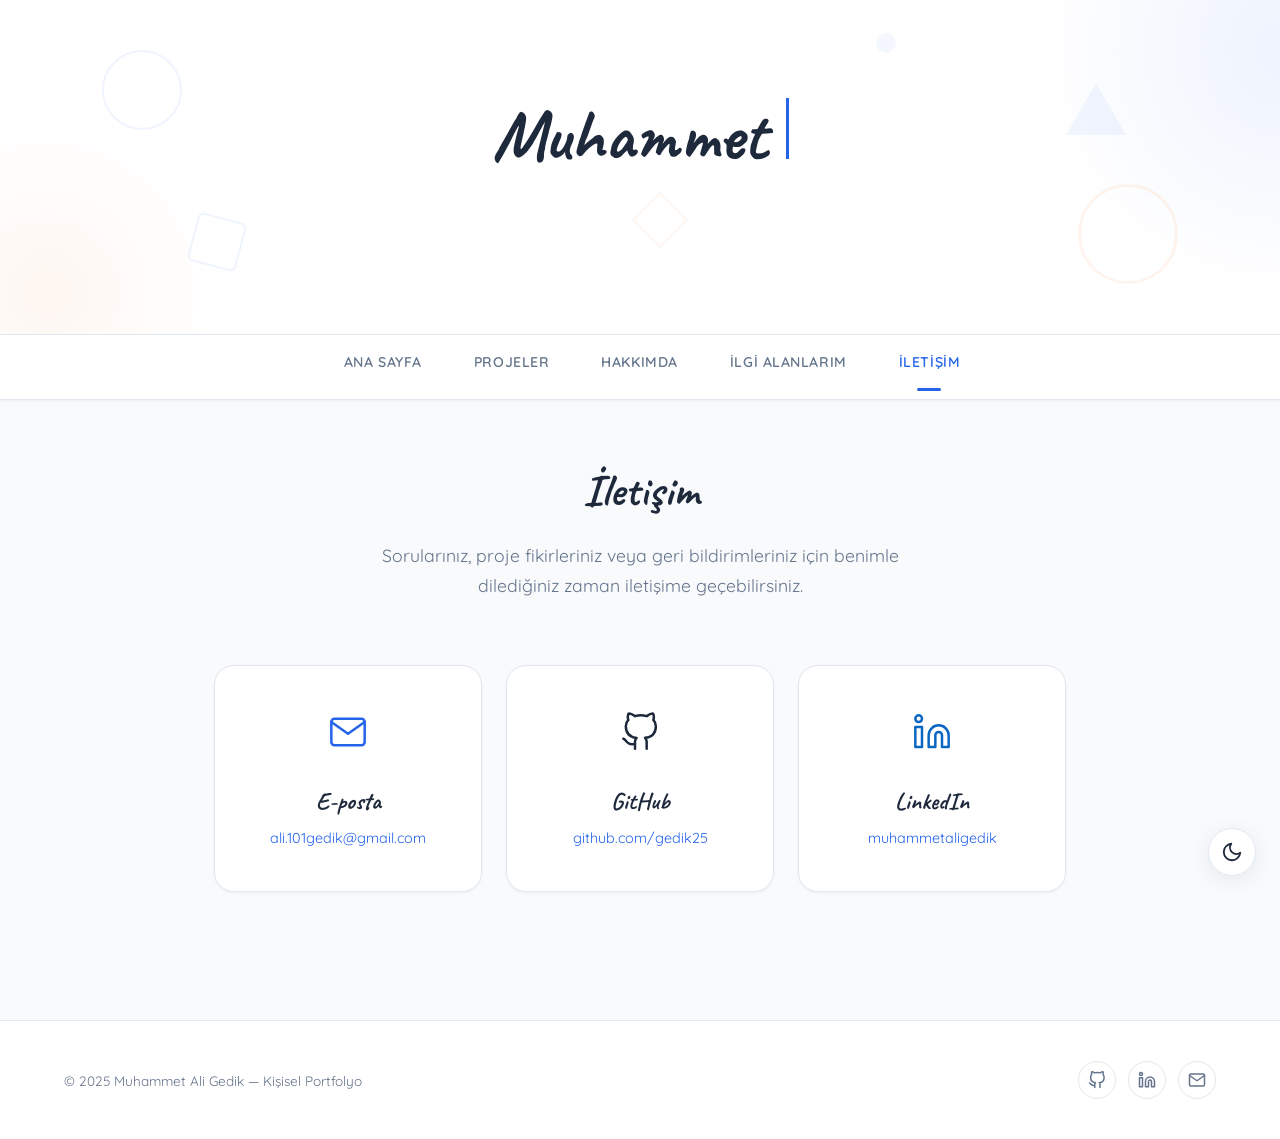
<file: contact.html>
<!DOCTYPE html>
<html lang="tr">
<head>
    <meta charset="UTF-8">
    <meta name="viewport" content="width=device-width, initial-scale=1.0">
    <title>İletişim — Muhammet Ali Gedik</title>
    <link rel="preconnect" href="https://fonts.googleapis.com">
    <link rel="preconnect" href="https://fonts.gstatic.com" crossorigin>
    <link href="https://fonts.googleapis.com/css2?family=Caveat:wght@400;500;600;700&family=Quicksand:wght@300;400;500;600;700&display=swap" rel="stylesheet">
    <link rel="icon" href="data:image/svg+xml,<svg xmlns=%22http://www.w3.org/2000/svg%22 viewBox=%220 0 100 100%22><text y=%22.9em%22 font-size=%2280%22>✉️</text></svg>">
    <link rel="stylesheet" href="styles/style.css?v=1.6">
</head>
<body>

<header>
    <div class="floating-shapes" aria-hidden="true">
        <div class="shape shape--circle"></div>
        <div class="shape shape--triangle"></div>
        <div class="shape shape--square"></div>
        <div class="shape shape--ring"></div>
        <div class="shape shape--diamond"></div>
        <div class="shape shape--dot"></div>
    </div>
    <div class="header-content">
        <h1 class="site-title" id="site-title" data-text="Muhammet Ali |Gedik"></h1>
        <p class="site-slogan" id="site-slogan">Bilgisayar Mühendisliği Öğrencisi</p>
    </div>
</header>

<nav>
    <ul>
        <li><a href="index.html">Ana Sayfa</a></li>
        <li><a href="index.html#projects">Projeler</a></li>
        <li><a href="about.html">Hakkımda</a></li>
        <li><a href="interests.html">İlgi Alanlarım</a></li>
        <li><a href="contact.html" class="active">İletişim</a></li>
    </ul>
</nav>

<main>
    <section class="page-intro reveal">
        <h2>İletişim</h2>
        <p>Sorularınız, proje fikirleriniz veya geri bildirimleriniz için benimle dilediğiniz zaman iletişime geçebilirsiniz.</p>
    </section>

    <section class="reveal">
        <div class="contact-info">
            <div class="contact-card">
                <span class="contact-icon" aria-hidden="true">
                    <svg xmlns="http://www.w3.org/2000/svg" width="40" height="40" viewBox="0 0 24 24" fill="none" stroke="#2563EB" stroke-width="1.5" stroke-linecap="round" stroke-linejoin="round"><path d="M4 4h16c1.1 0 2 .9 2 2v12c0 1.1-.9 2-2 2H4c-1.1 0-2-.9-2-2V6c0-1.1.9-2 2-2z"/><polyline points="22,6 12,13 2,6"/></svg>
                </span>
                <h3>E-posta</h3>
                <a href="mailto:ali.101gedik@gmail.com">ali.101gedik@gmail.com</a>
            </div>
            <div class="contact-card">
                <span class="contact-icon" aria-hidden="true">
                    <svg xmlns="http://www.w3.org/2000/svg" width="40" height="40" viewBox="0 0 24 24" fill="none" stroke="#1E293B" stroke-width="1.5" stroke-linecap="round" stroke-linejoin="round"><path d="M9 19c-5 1.5-5-2.5-7-3m14 6v-3.87a3.37 3.37 0 0 0-.94-2.61c3.14-.35 6.44-1.54 6.44-7A5.44 5.44 0 0 0 20 4.77 5.07 5.07 0 0 0 19.91 1S18.73.65 16 2.48a13.38 13.38 0 0 0-7 0C6.27.65 5.09 1 5.09 1A5.07 5.07 0 0 0 5 4.77a5.44 5.44 0 0 0-1.5 3.78c0 5.42 3.3 6.61 6.44 7A3.37 3.37 0 0 0 9 18.13V22"/></svg>
                </span>
                <h3>GitHub</h3>
                <a href="https://github.com/gedik25" target="_blank" rel="noopener">github.com/gedik25</a>
            </div>
            <div class="contact-card">
                <span class="contact-icon" aria-hidden="true">
                    <svg xmlns="http://www.w3.org/2000/svg" width="40" height="40" viewBox="0 0 24 24" fill="none" stroke="#0A66C2" stroke-width="1.5" stroke-linecap="round" stroke-linejoin="round"><path d="M16 8a6 6 0 0 1 6 6v7h-4v-7a2 2 0 0 0-2-2 2 2 0 0 0-2 2v7h-4v-7a6 6 0 0 1 6-6z"/><rect x="2" y="9" width="4" height="12"/><circle cx="4" cy="4" r="2"/></svg>
                </span>
                <h3>LinkedIn</h3>
                <a href="https://www.linkedin.com/in/muhammetaligedik/" target="_blank" rel="noopener">muhammetaligedik</a>
            </div>
        </div>
    </section>

</main>

<footer>
    <div class="footer-content">
        <p>&copy; 2025 Muhammet Ali Gedik — Kişisel Portfolyo</p>
        <div class="footer-socials">
            <a href="https://github.com/gedik25" target="_blank" rel="noopener" aria-label="GitHub" class="footer-social-link">
                <svg xmlns="http://www.w3.org/2000/svg" width="18" height="18" viewBox="0 0 24 24" fill="none" stroke="currentColor" stroke-width="2" stroke-linecap="round" stroke-linejoin="round"><path d="M9 19c-5 1.5-5-2.5-7-3m14 6v-3.87a3.37 3.37 0 0 0-.94-2.61c3.14-.35 6.44-1.54 6.44-7A5.44 5.44 0 0 0 20 4.77 5.07 5.07 0 0 0 19.91 1S18.73.65 16 2.48a13.38 13.38 0 0 0-7 0C6.27.65 5.09 1 5.09 1A5.07 5.07 0 0 0 5 4.77a5.44 5.44 0 0 0-1.5 3.78c0 5.42 3.3 6.61 6.44 7A3.37 3.37 0 0 0 9 18.13V22"></path></svg>
            </a>
            <a href="https://www.linkedin.com/in/muhammetaligedik/" target="_blank" rel="noopener" aria-label="LinkedIn" class="footer-social-link">
                <svg xmlns="http://www.w3.org/2000/svg" width="18" height="18" viewBox="0 0 24 24" fill="none" stroke="currentColor" stroke-width="2" stroke-linecap="round" stroke-linejoin="round"><path d="M16 8a6 6 0 0 1 6 6v7h-4v-7a2 2 0 0 0-2-2 2 2 0 0 0-2 2v7h-4v-7a6 6 0 0 1 6-6z"></path><rect x="2" y="9" width="4" height="12"></rect><circle cx="4" cy="4" r="2"></circle></svg>
            </a>
            <a href="mailto:ali.101gedik@gmail.com" aria-label="E-posta" class="footer-social-link">
                <svg xmlns="http://www.w3.org/2000/svg" width="18" height="18" viewBox="0 0 24 24" fill="none" stroke="currentColor" stroke-width="2" stroke-linecap="round" stroke-linejoin="round"><path d="M4 4h16c1.1 0 2 .9 2 2v12c0 1.1-.9 2-2 2H4c-1.1 0-2-.9-2-2V6c0-1.1.9-2 2-2z"></path><polyline points="22,6 12,13 2,6"></polyline></svg>
            </a>
        </div>
    </div>
</footer>

<button class="scroll-to-top" id="scroll-to-top" aria-label="Yukarı git">
    <svg xmlns="http://www.w3.org/2000/svg" width="22" height="22" viewBox="0 0 24 24" fill="none" stroke="currentColor" stroke-width="2.5" stroke-linecap="round" stroke-linejoin="round"><polyline points="18 15 12 9 6 15"/></svg>
</button>

<button class="theme-toggle" id="theme-toggle" aria-label="Tema değiştir">
    <svg class="icon-moon" xmlns="http://www.w3.org/2000/svg" width="22" height="22" viewBox="0 0 24 24" fill="none" stroke="#1E293B" stroke-width="2" stroke-linecap="round" stroke-linejoin="round"><path d="M21 12.79A9 9 0 1 1 11.21 3 7 7 0 0 0 21 12.79z"/></svg>
    <svg class="icon-sun" xmlns="http://www.w3.org/2000/svg" width="22" height="22" viewBox="0 0 24 24" fill="none" stroke="#F1F5F9" stroke-width="2" stroke-linecap="round" stroke-linejoin="round"><circle cx="12" cy="12" r="5"/><line x1="12" y1="1" x2="12" y2="3"/><line x1="12" y1="21" x2="12" y2="23"/><line x1="4.22" y1="4.22" x2="5.64" y2="5.64"/><line x1="18.36" y1="18.36" x2="19.78" y2="19.78"/><line x1="1" y1="12" x2="3" y2="12"/><line x1="21" y1="12" x2="23" y2="12"/><line x1="4.22" y1="19.78" x2="5.64" y2="18.36"/><line x1="18.36" y1="5.64" x2="19.78" y2="4.22"/></svg>
</button>

<script src="scripts/main.js?v=1.5"></script>
</body>
</html>
</file>
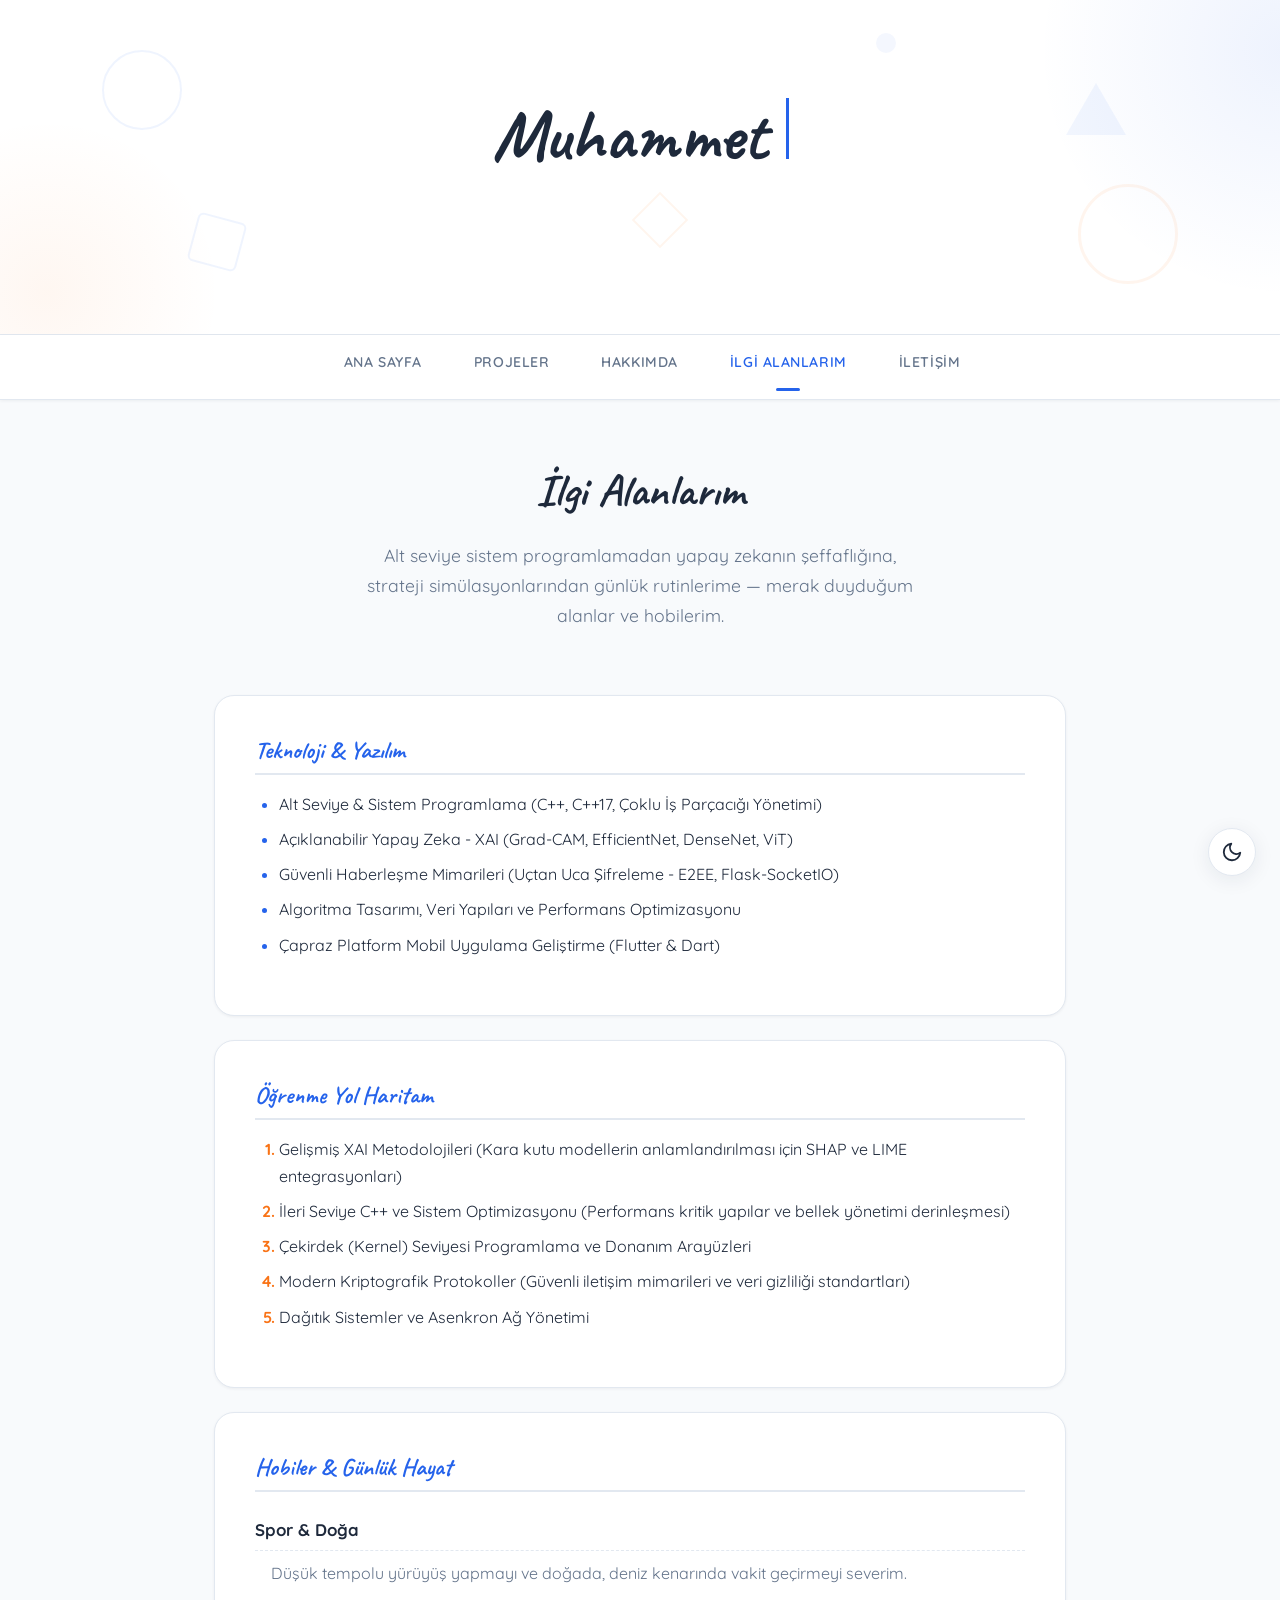
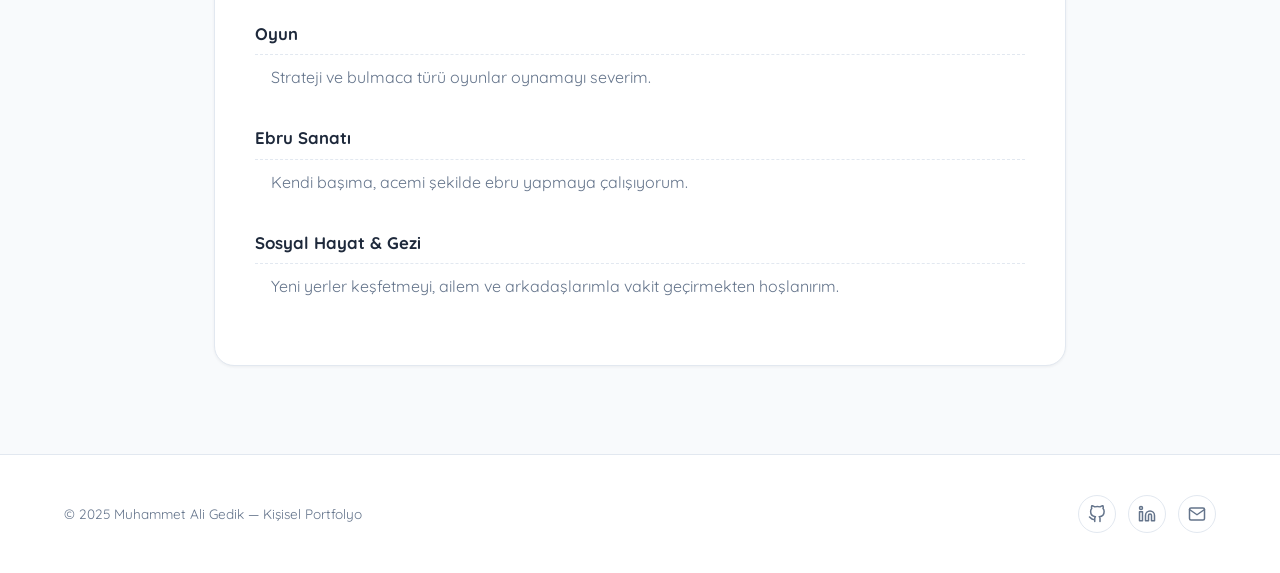
<file: interests.html>
<!DOCTYPE html>
<html lang="tr">
<head>
    <meta charset="UTF-8">
    <meta name="viewport" content="width=device-width, initial-scale=1.0">
    <title>İlgi Alanlarım — Muhammet Ali Gedik</title>
    <link rel="preconnect" href="https://fonts.googleapis.com">
    <link rel="preconnect" href="https://fonts.gstatic.com" crossorigin>
    <link href="https://fonts.googleapis.com/css2?family=Caveat:wght@400;500;600;700&family=Quicksand:wght@300;400;500;600;700&display=swap" rel="stylesheet">
    <link rel="icon" href="data:image/svg+xml,<svg xmlns=%22http://www.w3.org/2000/svg%22 viewBox=%220 0 100 100%22><text y=%22.9em%22 font-size=%2280%22>🎨</text></svg>">
    <link rel="stylesheet" href="styles/style.css?v=1.6">
</head>
<body>

<header>
    <div class="floating-shapes" aria-hidden="true">
        <div class="shape shape--circle"></div>
        <div class="shape shape--triangle"></div>
        <div class="shape shape--square"></div>
        <div class="shape shape--ring"></div>
        <div class="shape shape--diamond"></div>
        <div class="shape shape--dot"></div>
    </div>
    <div class="header-content">
        <h1 class="site-title" id="site-title" data-text="Muhammet Ali |Gedik"></h1>
        <p class="site-slogan" id="site-slogan">Bilgisayar Mühendisliği Öğrencisi</p>
    </div>
</header>

<nav>
    <ul>
        <li><a href="index.html">Ana Sayfa</a></li>
        <li><a href="index.html#projects">Projeler</a></li>
        <li><a href="about.html">Hakkımda</a></li>
        <li><a href="interests.html" class="active">İlgi Alanlarım</a></li>
        <li><a href="contact.html">İletişim</a></li>
    </ul>
</nav>

<main>
    <section class="page-intro reveal">
        <h2>İlgi Alanlarım</h2>
        <p>Alt seviye sistem programlamadan yapay zekanın şeffaflığına, strateji simülasyonlarından günlük rutinlerime — merak duyduğum alanlar ve hobilerim.</p>
    </section>

    <div class="interests-section reveal">
        <h3>Teknoloji &amp; Yazılım</h3>
        <ul>
            <li>Alt Seviye &amp; Sistem Programlama (C++, C++17, Çoklu İş Parçacığı Yönetimi)</li>
            <li>Açıklanabilir Yapay Zeka - XAI (Grad-CAM, EfficientNet, DenseNet, ViT)</li>
            <li>Güvenli Haberleşme Mimarileri (Uçtan Uca Şifreleme - E2EE, Flask-SocketIO)</li>
            <li>Algoritma Tasarımı, Veri Yapıları ve Performans Optimizasyonu</li>
            <li>Çapraz Platform Mobil Uygulama Geliştirme (Flutter &amp; Dart)</li>
        </ul>
    </div>

    <div class="interests-section reveal">
        <h3>Öğrenme Yol Haritam</h3>
        <ol>
            <li>Gelişmiş XAI Metodolojileri (Kara kutu modellerin anlamlandırılması için SHAP ve LIME entegrasyonları)</li>
            <li>İleri Seviye C++ ve Sistem Optimizasyonu (Performans kritik yapılar ve bellek yönetimi derinleşmesi)</li>
            <li>Çekirdek (Kernel) Seviyesi Programlama ve Donanım Arayüzleri</li>
            <li>Modern Kriptografik Protokoller (Güvenli iletişim mimarileri ve veri gizliliği standartları)</li>
            <li>Dağıtık Sistemler ve Asenkron Ağ Yönetimi</li>
        </ol>
    </div>

    <div class="interests-section reveal">
        <h3>Hobiler &amp; Günlük Hayat</h3>
        <dl>
            <dt>Spor &amp; Doğa</dt>
            <dd>Düşük tempolu yürüyüş yapmayı ve doğada, deniz kenarında vakit geçirmeyi severim.</dd>

            <dt>Oyun</dt>
            <dd>Strateji ve bulmaca türü oyunlar oynamayı severim.</dd>

            <dt>Ebru Sanatı</dt>
            <dd>Kendi başıma, acemi şekilde ebru yapmaya çalışıyorum.</dd>

            <dt>Sosyal Hayat &amp; Gezi</dt>
            <dd>Yeni yerler keşfetmeyi, ailem ve arkadaşlarımla vakit geçirmekten hoşlanırım.</dd>
        </dl>
    </div>
</main>

<footer>
    <div class="footer-content">
        <p>&copy; 2025 Muhammet Ali Gedik — Kişisel Portfolyo</p>
        <div class="footer-socials">
            <a href="https://github.com/gedik25" target="_blank" rel="noopener" aria-label="GitHub" class="footer-social-link">
                <svg xmlns="http://www.w3.org/2000/svg" width="18" height="18" viewBox="0 0 24 24" fill="none" stroke="currentColor" stroke-width="2" stroke-linecap="round" stroke-linejoin="round"><path d="M9 19c-5 1.5-5-2.5-7-3m14 6v-3.87a3.37 3.37 0 0 0-.94-2.61c3.14-.35 6.44-1.54 6.44-7A5.44 5.44 0 0 0 20 4.77 5.07 5.07 0 0 0 19.91 1S18.73.65 16 2.48a13.38 13.38 0 0 0-7 0C6.27.65 5.09 1 5.09 1A5.07 5.07 0 0 0 5 4.77a5.44 5.44 0 0 0-1.5 3.78c0 5.42 3.3 6.61 6.44 7A3.37 3.37 0 0 0 9 18.13V22"></path></svg>
            </a>
            <a href="https://www.linkedin.com/in/muhammetaligedik/" target="_blank" rel="noopener" aria-label="LinkedIn" class="footer-social-link">
                <svg xmlns="http://www.w3.org/2000/svg" width="18" height="18" viewBox="0 0 24 24" fill="none" stroke="currentColor" stroke-width="2" stroke-linecap="round" stroke-linejoin="round"><path d="M16 8a6 6 0 0 1 6 6v7h-4v-7a2 2 0 0 0-2-2 2 2 0 0 0-2 2v7h-4v-7a6 6 0 0 1 6-6z"></path><rect x="2" y="9" width="4" height="12"></rect><circle cx="4" cy="4" r="2"></circle></svg>
            </a>
            <a href="mailto:ali.101gedik@gmail.com" aria-label="E-posta" class="footer-social-link">
                <svg xmlns="http://www.w3.org/2000/svg" width="18" height="18" viewBox="0 0 24 24" fill="none" stroke="currentColor" stroke-width="2" stroke-linecap="round" stroke-linejoin="round"><path d="M4 4h16c1.1 0 2 .9 2 2v12c0 1.1-.9 2-2 2H4c-1.1 0-2-.9-2-2V6c0-1.1.9-2 2-2z"></path><polyline points="22,6 12,13 2,6"></polyline></svg>
            </a>
        </div>
    </div>
</footer>

<button class="scroll-to-top" id="scroll-to-top" aria-label="Yukarı git">
    <svg xmlns="http://www.w3.org/2000/svg" width="22" height="22" viewBox="0 0 24 24" fill="none" stroke="currentColor" stroke-width="2.5" stroke-linecap="round" stroke-linejoin="round"><polyline points="18 15 12 9 6 15"/></svg>
</button>

<button class="theme-toggle" id="theme-toggle" aria-label="Tema değiştir">
    <svg class="icon-moon" xmlns="http://www.w3.org/2000/svg" width="22" height="22" viewBox="0 0 24 24" fill="none" stroke="#1E293B" stroke-width="2" stroke-linecap="round" stroke-linejoin="round"><path d="M21 12.79A9 9 0 1 1 11.21 3 7 7 0 0 0 21 12.79z"/></svg>
    <svg class="icon-sun" xmlns="http://www.w3.org/2000/svg" width="22" height="22" viewBox="0 0 24 24" fill="none" stroke="#F1F5F9" stroke-width="2" stroke-linecap="round" stroke-linejoin="round"><circle cx="12" cy="12" r="5"/><line x1="12" y1="1" x2="12" y2="3"/><line x1="12" y1="21" x2="12" y2="23"/><line x1="4.22" y1="4.22" x2="5.64" y2="5.64"/><line x1="18.36" y1="18.36" x2="19.78" y2="19.78"/><line x1="1" y1="12" x2="3" y2="12"/><line x1="21" y1="12" x2="23" y2="12"/><line x1="4.22" y1="19.78" x2="5.64" y2="18.36"/><line x1="18.36" y1="5.64" x2="19.78" y2="4.22"/></svg>
</button>

<script src="scripts/main.js?v=1.5"></script>
</body>
</html>
</file>
<file: styles/style.css>
/* ══════════════════════════════════════════
   DESIGN SYSTEM — Ali Gedik Portfolio
   Style: Motion-Driven / Personal Portfolio
   Fonts: Caveat (display) + Quicksand (body)
   ══════════════════════════════════════════ */

:root {
    --color-primary: #2563EB;
    --color-primary-light: #3B82F6;
    --color-primary-dim: rgba(37, 99, 235, 0.08);
    --color-cta: #F97316;
    --color-cta-hover: #EA580C;
    --color-bg: #F8FAFC;
    --color-surface: #FFFFFF;
    --color-text: #1E293B;
    --color-text-muted: #64748B;
    --color-border: #E2E8F0;
    --color-success: #16A34A;
    --color-danger: #DC2626;

    --font-display: 'Caveat', cursive;
    --font-body: 'Quicksand', sans-serif;

    --space-xs: 0.5rem;
    --space-sm: 1rem;
    --space-md: 1.5rem;
    --space-lg: 2.5rem;
    --space-xl: 4rem;
    --space-2xl: 6rem;

    --radius: 12px;
    --radius-lg: 20px;
    --shadow-sm: 0 1px 3px rgba(30, 41, 59, 0.06);
    --shadow-md: 0 4px 20px rgba(30, 41, 59, 0.08);
    --shadow-lg: 0 12px 40px rgba(30, 41, 59, 0.1);
    --transition: 0.3s cubic-bezier(0.4, 0, 0.2, 1);

    /* Tech Badge Variables (Light Mode) */
    --badge-cpp-bg: #FEF2F2; --badge-cpp-color: #DC2626; --badge-cpp-border: #FCA5A5; --badge-cpp-glow: rgba(220, 38, 38, 0.25);
    --badge-java-bg: #FFF7ED; --badge-java-color: #EA580C; --badge-java-border: #FDBA74; --badge-java-glow: rgba(234, 88, 12, 0.25);
    --badge-python-bg: #EFF6FF; --badge-python-color: #2563EB; --badge-python-border: #93C5FD; --badge-python-glow: rgba(37, 99, 235, 0.25);
    --badge-swift-bg: #FFF1F2; --badge-swift-color: #F43F5E; --badge-swift-border: #FDA4AF; --badge-swift-glow: rgba(244, 63, 94, 0.25);
    --badge-dart-bg: #F0FDFA; --badge-dart-color: #0D9488; --badge-dart-border: #5EEAD4; --badge-dart-glow: rgba(13, 148, 136, 0.25);
    --badge-db-bg: #FAF5FF; --badge-db-color: #7C3AED; --badge-db-border: #D8B4FE; --badge-db-glow: rgba(124, 58, 237, 0.25);
    --badge-network-bg: #EEF2FF; --badge-network-color: #4F46E5; --badge-network-border: #C7D2FE; --badge-network-glow: rgba(79, 70, 229, 0.25);
    --badge-asm-bg: #F8FAFC; --badge-asm-color: #475569; --badge-asm-border: #CBD5E1; --badge-asm-glow: rgba(71, 85, 105, 0.25);
    --badge-web-bg: #F0FDF4; --badge-web-color: #16A34A; --badge-web-border: #86EFAC; --badge-web-glow: rgba(22, 163, 74, 0.25);
}

*, *::before, *::after {
    margin: 0;
    padding: 0;
    box-sizing: border-box;
}

html { scroll-behavior: smooth; }

body {
    font-family: var(--font-body);
    background: var(--color-bg);
    color: var(--color-text);
    line-height: 1.7;
    min-height: 100vh;
    display: flex;
    flex-direction: column;
    -webkit-font-smoothing: antialiased;
}

/* ── HEADER ── */
header {
    background: var(--color-surface);
    border-bottom: 1px solid var(--color-border);
    padding: var(--space-2xl) var(--space-md);
    text-align: center;
    position: relative;
    overflow: hidden;
    min-height: 220px;
}

header::before {
    content: '';
    position: absolute;
    top: -60%;
    right: -20%;
    width: 500px;
    height: 500px;
    background: radial-gradient(circle, var(--color-primary-dim) 0%, transparent 70%);
    border-radius: 50%;
    pointer-events: none;
}

header::after {
    content: '';
    position: absolute;
    bottom: -40%;
    left: -10%;
    width: 350px;
    height: 350px;
    background: radial-gradient(circle, rgba(249, 115, 22, 0.06) 0%, transparent 70%);
    border-radius: 50%;
    pointer-events: none;
}

/* ── FLOATING GEOMETRIC SHAPES ── */
.floating-shapes {
    position: absolute;
    inset: 0;
    pointer-events: none;
    overflow: hidden;
}

.shape {
    position: absolute;
    opacity: 0.07;
    border: 2px solid var(--color-primary);
}

.shape--circle {
    border-radius: 50%;
    width: 80px;
    height: 80px;
    top: 15%;
    left: 8%;
    animation: floatA 12s ease-in-out infinite;
}

.shape--triangle {
    width: 0;
    height: 0;
    border: none;
    border-left: 30px solid transparent;
    border-right: 30px solid transparent;
    border-bottom: 52px solid var(--color-primary);
    opacity: 0.06;
    top: 25%;
    right: 12%;
    animation: floatB 15s ease-in-out infinite;
}

.shape--square {
    width: 50px;
    height: 50px;
    border-radius: 6px;
    bottom: 20%;
    left: 15%;
    animation: floatC 10s ease-in-out infinite;
    transform: rotate(15deg);
}

.shape--ring {
    width: 100px;
    height: 100px;
    border-radius: 50%;
    border-width: 3px;
    border-color: var(--color-cta);
    bottom: 15%;
    right: 8%;
    animation: floatA 14s ease-in-out infinite reverse;
}

.shape--diamond {
    width: 40px;
    height: 40px;
    top: 60%;
    left: 50%;
    border-color: var(--color-cta);
    animation: floatB 11s ease-in-out infinite;
    transform: rotate(45deg);
}

.shape--dot {
    width: 20px;
    height: 20px;
    border-radius: 50%;
    border: none;
    background: var(--color-primary);
    opacity: 0.05;
    top: 10%;
    right: 30%;
    animation: floatC 9s ease-in-out infinite;
}

@keyframes floatA {
    0%, 100% { transform: translateY(0) rotate(0deg); }
    33% { transform: translateY(-18px) rotate(8deg); }
    66% { transform: translateY(10px) rotate(-5deg); }
}

@keyframes floatB {
    0%, 100% { transform: translateY(0) translateX(0); }
    50% { transform: translateY(-14px) translateX(10px); }
}

@keyframes floatC {
    0%, 100% { transform: translateY(0) rotate(15deg); }
    50% { transform: translateY(-20px) rotate(25deg); }
}

body.dark .shape { border-color: var(--color-primary-light); }
body.dark .shape--triangle { border-bottom-color: var(--color-primary-light); }
body.dark .shape--ring { border-color: var(--color-cta); }
body.dark .shape--diamond { border-color: var(--color-cta); }
body.dark .shape--dot { background: var(--color-primary-light); }

.header-content { position: relative; z-index: 1; }

/* ── TYPEWRITER ── */
.site-title {
    font-family: var(--font-display);
    font-size: clamp(2.8rem, 7vw, 4.5rem);
    font-weight: 700;
    color: var(--color-text);
    line-height: 1.1;
    min-height: 1.2em;
}

.site-title .typewriter-cursor {
    display: inline-block;
    width: 3px;
    height: 0.85em;
    background: var(--color-primary);
    margin-left: 2px;
    vertical-align: baseline;
    animation: blink 0.7s step-end infinite;
}

@keyframes blink {
    0%, 100% { opacity: 1; }
    50% { opacity: 0; }
}

/* ── GLOW PULSE ── */
.site-title span {
    color: var(--color-primary);
    transition: text-shadow 0.3s ease;
}

.site-title span.glow {
    animation: glowPulse 3s ease-in-out infinite;
}

@keyframes glowPulse {
    0%, 100% { text-shadow: 0 0 4px rgba(37, 99, 235, 0.15); }
    50% { text-shadow: 0 0 20px rgba(37, 99, 235, 0.4), 0 0 40px rgba(37, 99, 235, 0.15); }
}

body.dark .site-title span.glow {
    animation: glowPulseDark 3s ease-in-out infinite;
}

@keyframes glowPulseDark {
    0%, 100% { text-shadow: 0 0 6px rgba(59, 130, 246, 0.2); }
    50% { text-shadow: 0 0 24px rgba(59, 130, 246, 0.5), 0 0 50px rgba(59, 130, 246, 0.2); }
}

.site-slogan {
    font-size: 1.15rem;
    color: var(--color-text-muted);
    font-weight: 400;
    margin-top: var(--space-xs);
    letter-spacing: 0.03em;
    opacity: 0;
    transform: translateY(8px);
    transition: opacity 0.6s ease 0.2s, transform 0.6s ease 0.2s;
}

.site-slogan.visible {
    opacity: 1;
    transform: translateY(0);
}

/* ── NAV ── */
nav {
    background: var(--color-surface);
    border-bottom: 1px solid var(--color-border);
    position: sticky;
    top: 0;
    z-index: 100;
    box-shadow: var(--shadow-sm);
}

nav ul {
    list-style: none;
    text-align: center;
    max-width: 700px;
    margin: 0 auto;
}

nav li {
    display: inline-block;
}

nav a {
    display: block;
    padding: var(--space-sm) var(--space-md);
    color: var(--color-text-muted);
    text-decoration: none;
    font-weight: 600;
    font-size: 0.88rem;
    letter-spacing: 0.04em;
    text-transform: uppercase;
    transition: color var(--transition);
    position: relative;
    cursor: pointer;
}

nav a::after {
    content: '';
    position: absolute;
    bottom: 0;
    left: 50%;
    transform: translateX(-50%) scaleX(0);
    width: 24px;
    height: 3px;
    background: var(--color-primary);
    border-radius: 2px;
    transition: transform var(--transition);
}

nav a:hover { color: var(--color-primary); }
nav a:hover::after,
nav a.active::after { transform: translateX(-50%) scaleX(1); }
nav a.active { color: var(--color-primary); }

/* ── MAIN ── */
main {
    flex: 1;
    max-width: 900px;
    width: 100%;
    margin: 0 auto;
    padding: var(--space-xl) var(--space-md);
}

/* ── GRUP SEÇİCİ (Lab 2 requirement) ── */
h1, h2, h3 {
    font-family: var(--font-display);
    color: var(--color-text);
    line-height: 1.2;
}

h2 {
    font-size: clamp(2rem, 4vw, 2.8rem);
    margin-bottom: var(--space-md);
}

h3 {
    font-size: 1.5rem;
    margin-bottom: var(--space-sm);
}

p { margin-bottom: var(--space-sm); }

a {
    color: var(--color-primary);
    text-decoration: none;
    transition: color var(--transition);
    cursor: pointer;
}

a:hover { color: var(--color-cta); }

strong { color: var(--color-primary); font-weight: 700; }
em { color: var(--color-cta); font-style: italic; }

/* ── SECTION ANIMATIONS ── */
.reveal {
    opacity: 0;
    transform: translateY(30px);
    transition: opacity 0.7s ease-out, transform 0.7s ease-out;
}

.reveal.visible {
    opacity: 1;
    transform: translateY(0);
}

/* ── PAGE INTRO ── */
.page-intro {
    text-align: center;
    margin-bottom: var(--space-xl);
}

.page-intro p {
    color: var(--color-text-muted);
    font-size: 1.1rem;
    max-width: 550px;
    margin: 0 auto;
}

/* ── HERO (index) ── */
.hero {
    text-align: center;
    padding: var(--space-lg) 0 var(--space-xl);
}

.hero p {
    font-size: 1.15rem;
    max-width: 600px;
    margin: 0 auto;
    color: var(--color-text-muted);
    line-height: 1.8;
}

/* ── CSS BİLGİ KUTUSU (Lab 2) ── */
.css-info-box {
    background: var(--color-primary-dim);
    border: 1px solid var(--color-border);
    border-left: 4px solid var(--color-primary);
    border-radius: var(--radius);
    padding: var(--space-md) var(--space-lg);
    margin-bottom: var(--space-lg);
}

.css-info-box p {
    font-size: 0.95rem;
    color: var(--color-text-muted);
    line-height: 1.7;
    margin-bottom: 0;
}

.css-info-box strong { color: var(--color-primary); }

/* ── İKİ SÜTUNLU ALAN (Lab 2 — display: inline-block) ── */
.two-column-area {
    text-align: left;
    font-size: 0;
    margin-bottom: var(--space-xl);
}

.column {
    display: inline-block;
    vertical-align: top;
    font-size: 1rem;
    border-radius: var(--radius);
    padding: var(--space-lg);
}

.main-content {
    width: 58%;
    margin-right: 2%;
    background: var(--color-primary-dim);
    border: 1px solid var(--color-border);
}

.sidebar {
    width: 40%;
    background: rgba(249, 115, 22, 0.06);
    border: 1px solid var(--color-border);
}

.main-content h2, .sidebar h2 {
    font-size: 1.6rem;
    margin-bottom: var(--space-sm);
    padding-bottom: var(--space-xs);
    border-bottom: 2px solid var(--color-border);
}

.main-content p {
    font-size: 1rem;
    color: var(--color-text);
    line-height: 1.85;
    text-align: left;
}

.sidebar p {
    font-size: 0.95rem;
    color: var(--color-text-muted);
    line-height: 1.75;
    text-align: left;
}

/* ── CARDS ── */
.link-cards {
    display: grid;
    grid-template-columns: repeat(auto-fit, minmax(240px, 1fr));
    gap: var(--space-md);
    margin-top: var(--space-md);
}

.card {
    display: block;
    background: var(--color-surface);
    border: 1px solid var(--color-border);
    border-radius: var(--radius-lg);
    padding: var(--space-lg) var(--space-md);
    text-decoration: none;
    text-align: center;
    box-shadow: var(--shadow-sm);
    transition: transform var(--transition), box-shadow var(--transition), border-color var(--transition);
    cursor: pointer;
}

.card:hover {
    transform: translateY(-6px);
    box-shadow: var(--shadow-lg);
    border-color: var(--color-primary);
}

.card-icon {
    font-size: 2.2rem;
    display: block;
    margin-bottom: var(--space-sm);
}

.card h3 { color: var(--color-text); margin-bottom: var(--space-xs); }
.card p { color: var(--color-text-muted); font-size: 0.9rem; margin-bottom: 0; }

/* ── BIO (about) ── */
.bio p {
    font-size: 1.05rem;
    line-height: 1.85;
}

/* ── BLOCKQUOTE ── */
blockquote {
    border-left: 4px solid var(--color-cta);
    background: rgba(249, 115, 22, 0.05);
    margin: var(--space-lg) 0;
    padding: var(--space-md) var(--space-lg);
    border-radius: 0 var(--radius) var(--radius) 0;
    font-family: var(--font-display);
    font-size: 1.4rem;
    color: var(--color-text-muted);
    line-height: 1.5;
    position: relative;
}

/* ── TIMELINE ── */
.timeline-container {
    position: relative;
    padding-left: 32px;
    margin: var(--space-md) 0 var(--space-lg);
}

.timeline-container::before {
    content: '';
    position: absolute;
    left: 8px;
    top: 0;
    bottom: 0;
    width: 2px;
    background: linear-gradient(to bottom, var(--color-primary), var(--color-cta));
    border-radius: 1px;
}

.timeline-item {
    position: relative;
    margin-bottom: var(--space-lg);
    padding-left: var(--space-md);
}

.timeline-marker {
    position: absolute;
    left: -28px;
    top: 6px;
    width: 14px;
    height: 14px;
    border-radius: 50%;
    background: var(--color-primary);
    border: 3px solid var(--color-bg);
    box-shadow: 0 0 0 2px var(--color-primary);
}

.timeline-content h3 { font-size: 1.2rem; margin-bottom: 4px; }
.timeline-content p { color: var(--color-text-muted); font-size: 0.95rem; margin-bottom: 0; }

/* ── LISTS (interests) ── */
.interests-section {
    background: var(--color-surface);
    border: 1px solid var(--color-border);
    border-radius: var(--radius-lg);
    padding: var(--space-lg);
    margin-bottom: var(--space-md);
    box-shadow: var(--shadow-sm);
    transition: transform var(--transition), box-shadow var(--transition);
}

.interests-section:hover {
    transform: translateY(-3px);
    box-shadow: var(--shadow-md);
}

.interests-section h3 {
    color: var(--color-primary);
    margin-bottom: var(--space-sm);
    padding-bottom: var(--space-xs);
    border-bottom: 2px solid var(--color-border);
}

ul, ol { padding-left: var(--space-md); margin-bottom: var(--space-sm); }
li { margin-bottom: var(--space-xs); line-height: 1.7; }
ul li::marker { color: var(--color-primary); }
ol li::marker { color: var(--color-cta); font-weight: 700; }

dl { margin-bottom: var(--space-sm); }

dt {
    font-weight: 700;
    color: var(--color-text);
    font-size: 1.05rem;
    margin-top: var(--space-md);
    padding-bottom: 6px;
    border-bottom: 1px dashed var(--color-border);
}

dd {
    margin-left: 0;
    padding: var(--space-xs) 0 var(--space-xs) var(--space-sm);
    color: var(--color-text-muted);
    line-height: 1.8;
}

/* ── CONTACT CARDS ── */
.contact-info {
    display: grid;
    grid-template-columns: repeat(auto-fit, minmax(220px, 1fr));
    gap: var(--space-md);
    margin-bottom: var(--space-xl);
}

.contact-card {
    background: var(--color-surface);
    border: 1px solid var(--color-border);
    border-radius: var(--radius-lg);
    padding: var(--space-lg) var(--space-md);
    text-align: center;
    box-shadow: var(--shadow-sm);
    transition: transform var(--transition), box-shadow var(--transition), border-color var(--transition);
}

.contact-card:hover {
    transform: translateY(-4px);
    box-shadow: var(--shadow-md);
    border-color: var(--color-primary);
}

.contact-icon { font-size: 2.4rem; display: block; margin-bottom: var(--space-sm); }
.contact-card h3 { margin-bottom: var(--space-xs); }
.contact-card a { font-size: 0.9rem; }

/* ── İLETİŞİM FORMU (Lab 3 — contact-container / Box Model) ── */
.contact-container {
    width: 600px;
    max-width: 100%;
    margin: 0 auto var(--space-xl) auto;
    padding: var(--space-xl);
    background: var(--color-surface);
    border: 2px solid var(--color-border);
    border-radius: var(--radius-lg);
    box-shadow: var(--shadow-md);
}

.contact-container h3 {
    color: var(--color-text);
    font-size: 1.6rem;
    margin-bottom: var(--space-lg);
    text-align: center;
}

.form-group { margin-bottom: var(--space-md); }

.form-group label {
    display: block;
    font-weight: 600;
    margin-bottom: 6px;
    color: var(--color-text);
    font-size: 0.9rem;
}

/* Çoklu seçici (Lab 3) */
.contact-container input,
.contact-container select,
.contact-container textarea {
    width: 100%;
    padding: 12px 16px;
    margin-bottom: 4px;
    background: var(--color-bg);
    border: 1px solid var(--color-border);
    border-radius: 8px;
    color: var(--color-text);
    font-family: var(--font-body);
    font-size: 1rem;
    transition: border-color var(--transition), box-shadow var(--transition);
}

.contact-container input:focus,
.contact-container select:focus,
.contact-container textarea:focus {
    outline: none;
    border-color: var(--color-primary);
    box-shadow: 0 0 0 3px var(--color-primary-dim);
}

.contact-container select {
    appearance: none;
    -webkit-appearance: none;
    background-image: url("data:image/svg+xml,%3Csvg xmlns='http://www.w3.org/2000/svg' width='12' height='8'%3E%3Cpath d='M1 1l5 5 5-5' stroke='%2364748B' stroke-width='1.5' fill='none'/%3E%3C/svg%3E");
    background-repeat: no-repeat;
    background-position: right 16px center;
    cursor: pointer;
}

.contact-container textarea { resize: vertical; min-height: 120px; }

.contact-container input[type="file"] {
    padding: 10px;
    font-size: 0.9rem;
    cursor: pointer;
}

/* Fieldset & Legend */
.form-fieldset {
    border: 1px solid var(--color-border);
    border-radius: 8px;
    padding: var(--space-sm) var(--space-md);
    margin-bottom: var(--space-md);
    background: var(--color-bg);
}

.form-fieldset legend {
    color: var(--color-text);
    font-weight: 600;
    font-size: 0.9rem;
    padding: 0 8px;
}

.radio-label, .checkbox-label {
    display: block;
    padding: 6px 0;
    color: var(--color-text);
    font-size: 0.95rem;
    cursor: pointer;
}

.radio-label input, .checkbox-label input {
    width: auto;
    margin-right: 8px;
    accent-color: var(--color-primary);
    cursor: pointer;
}

/* Butonlar */
.form-buttons {
    display: flex;
    gap: var(--space-sm);
    margin-top: var(--space-sm);
}

.btn-submit {
    flex: 1;
    padding: 14px 24px;
    background: var(--color-success);
    color: #fff;
    border: none;
    border-radius: 8px;
    font-family: var(--font-body);
    font-size: 1rem;
    font-weight: 700;
    cursor: pointer;
    transition: background var(--transition), transform var(--transition);
}

.btn-submit:hover { background: #15803D; transform: translateY(-1px); }

.btn-reset {
    flex: 1;
    padding: 14px 24px;
    background: var(--color-danger);
    color: #fff;
    border: none;
    border-radius: 8px;
    font-family: var(--font-body);
    font-size: 1rem;
    font-weight: 700;
    cursor: pointer;
    transition: background var(--transition), transform var(--transition);
}

.btn-reset:hover { background: #B91C1C; transform: translateY(-1px); }

/* ── FOOTER ── */
footer {
    background: var(--color-surface);
    border-top: 1px solid var(--color-border);
    text-align: center;
    padding: var(--space-lg) var(--space-md);
    margin-top: auto;
}

.footer-content {
    display: flex;
    flex-direction: column;
    align-items: center;
    justify-content: center;
    gap: var(--space-xs);
    max-width: 1200px;
    margin: 0 auto;
}

@media (min-width: 768px) {
    .footer-content {
        flex-direction: row;
        justify-content: space-between;
        gap: 0;
        padding: 0 var(--space-md);
    }
}

footer p {
    color: var(--color-text-muted);
    font-size: 0.85rem;
    margin-bottom: 0;
}

.footer-socials {
    display: flex;
    gap: 12px;
    align-items: center;
    margin-top: var(--space-xs);
}

@media (min-width: 768px) {
    .footer-socials {
        margin-top: 0;
    }
}

.footer-social-link {
    display: inline-flex;
    align-items: center;
    justify-content: center;
    width: 38px;
    height: 38px;
    border-radius: 50%;
    border: 1px solid var(--color-border);
    background: rgba(255, 255, 255, 0.03);
    color: var(--color-text-muted);
    transition: background var(--transition), 
                color var(--transition), 
                border-color var(--transition), 
                transform var(--transition);
}

.footer-social-link:hover {
    color: var(--color-primary);
    border-color: var(--color-primary);
    background: var(--color-primary-dim);
    transform: translateY(-3px);
}

body.dark .footer-social-link:hover {
    color: #60A5FA;
    border-color: #60A5FA;
    background: rgba(96, 165, 250, 0.15);
}

/* ── RESPONSIVE ── */
@media (max-width: 768px) {
    nav ul { text-align: center; }
    nav a { padding: var(--space-xs) var(--space-sm); font-size: 0.8rem; }
    main { padding: var(--space-lg) var(--space-sm); }
    .link-cards { grid-template-columns: 1fr; }
    .contact-info { grid-template-columns: 1fr; }

    .main-content, .sidebar {
        display: block;
        width: 100%;
        margin-right: 0;
        margin-bottom: var(--space-md);
    }

    .contact-container { padding: var(--space-md); }
    .form-buttons { flex-direction: column; }
}

/* ── DARK MODE TOGGLE BUTTON ── */
.theme-toggle {
    position: fixed;
    bottom: 24px;
    right: 24px;
    z-index: 200;
    width: 48px;
    height: 48px;
    border: 1px solid var(--color-border);
    border-radius: 50%;
    background: var(--color-surface);
    box-shadow: var(--shadow-md);
    cursor: pointer;
    display: flex;
    align-items: center;
    justify-content: center;
    transition: background var(--transition), box-shadow var(--transition), transform var(--transition);
}

.theme-toggle:hover {
    transform: scale(1.1);
    box-shadow: var(--shadow-lg);
}

.theme-toggle svg { transition: transform 0.4s ease; }
.theme-toggle:hover svg { transform: rotate(20deg); }

.theme-toggle .icon-sun { display: none; }
.theme-toggle .icon-moon { display: block; }
body.dark .theme-toggle .icon-sun { display: block; }
body.dark .theme-toggle .icon-moon { display: none; }

/* ── SCROLL TO TOP BUTTON ── */
.scroll-to-top {
    position: fixed;
    bottom: 84px;
    right: 24px;
    z-index: 200;
    width: 48px;
    height: 48px;
    border: 1px solid var(--color-border);
    border-radius: 50%;
    background: var(--color-surface);
    box-shadow: var(--shadow-md);
    cursor: pointer;
    display: flex;
    align-items: center;
    justify-content: center;
    color: var(--color-text);
    opacity: 0;
    visibility: hidden;
    transform: translateY(10px) scale(0.9);
    transition: background var(--transition), 
                box-shadow var(--transition), 
                transform var(--transition),
                opacity var(--transition),
                visibility var(--transition),
                color var(--transition);
}

.scroll-to-top.visible {
    opacity: 1;
    visibility: visible;
    transform: translateY(0) scale(1);
}

.scroll-to-top:hover {
    transform: translateY(-3px) scale(1.1);
    box-shadow: var(--shadow-lg);
    background: var(--color-primary-dim);
    color: var(--color-primary);
}

.scroll-to-top svg {
    transition: transform var(--transition);
}

.scroll-to-top:hover svg {
    transform: translateY(-2px);
}

/* ── DARK MODE ── */
body.dark {
    --color-bg: #0F172A;
    --color-surface: #1E293B;
    --color-text: #F1F5F9;
    --color-text-muted: #94A3B8;
    --color-border: #334155;
    --color-primary-dim: rgba(37, 99, 235, 0.15);
    --shadow-sm: 0 1px 3px rgba(0, 0, 0, 0.2);
    --shadow-md: 0 4px 20px rgba(0, 0, 0, 0.3);
    --shadow-lg: 0 12px 40px rgba(0, 0, 0, 0.35);

    /* Tech Badge Variables (Dark Mode) */
    --badge-cpp-bg: rgba(239, 68, 68, 0.12); --badge-cpp-color: #FCA5A5; --badge-cpp-border: rgba(239, 68, 68, 0.3); --badge-cpp-glow: rgba(239, 68, 68, 0.4);
    --badge-java-bg: rgba(249, 115, 22, 0.12); --badge-java-color: #FDBA74; --badge-java-border: rgba(249, 115, 22, 0.3); --badge-java-glow: rgba(249, 115, 22, 0.4);
    --badge-python-bg: rgba(59, 130, 246, 0.12); --badge-python-color: #93C5FD; --badge-python-border: rgba(59, 130, 246, 0.3); --badge-python-glow: rgba(59, 130, 246, 0.4);
    --badge-swift-bg: rgba(244, 63, 94, 0.12); --badge-swift-color: #FDA4AF; --badge-swift-border: rgba(244, 63, 94, 0.3); --badge-swift-glow: rgba(244, 63, 94, 0.4);
    --badge-dart-bg: rgba(20, 184, 166, 0.12); --badge-dart-color: #5EEAD4; --badge-dart-border: rgba(20, 184, 166, 0.3); --badge-dart-glow: rgba(20, 184, 166, 0.4);
    --badge-db-bg: rgba(139, 92, 246, 0.12); --badge-db-color: #C084FC; --badge-db-border: rgba(139, 92, 246, 0.3); --badge-db-glow: rgba(139, 92, 246, 0.4);
    --badge-network-bg: rgba(99, 102, 241, 0.12); --badge-network-color: #A5B4FC; --badge-network-border: rgba(99, 102, 241, 0.3); --badge-network-glow: rgba(99, 102, 241, 0.4);
    --badge-asm-bg: rgba(100, 116, 139, 0.15); --badge-asm-color: #CBD5E1; --badge-asm-border: rgba(100, 116, 139, 0.3); --badge-asm-glow: rgba(100, 116, 139, 0.4);
    --badge-web-bg: rgba(34, 197, 94, 0.12); --badge-web-color: #86EFAC; --badge-web-border: rgba(34, 197, 94, 0.3); --badge-web-glow: rgba(34, 197, 94, 0.4);
}

body.dark .sidebar {
    background: rgba(249, 115, 22, 0.1);
}

body.dark blockquote {
    background: rgba(249, 115, 22, 0.08);
}

body.dark .contact-container select {
    background-image: url("data:image/svg+xml,%3Csvg xmlns='http://www.w3.org/2000/svg' width='12' height='8'%3E%3Cpath d='M1 1l5 5 5-5' stroke='%2394A3B8' stroke-width='1.5' fill='none'/%3E%3C/svg%3E");
}

body.dark .card-icon svg,
body.dark .contact-icon svg {
    stroke: currentColor;
}

body.dark .card-icon svg { color: var(--color-primary-light); }

@media (max-width: 768px) {
    .theme-toggle { bottom: 16px; right: 16px; width: 44px; height: 44px; }
    .scroll-to-top { bottom: 68px; right: 16px; width: 44px; height: 44px; }
}

/* ── PROJECTS SECTION ── */
.projects-grid {
    display: grid;
    grid-template-columns: 1fr; /* Single column layout! */
    gap: var(--space-md);
    margin-top: var(--space-md);
    margin-bottom: var(--space-xl);
}

.project-card {
    display: flex;
    flex-direction: column;
    background: var(--color-surface);
    border: 1px solid var(--color-border);
    border-left: 4px solid var(--accent-color, var(--color-border)) !important;
    border-radius: var(--radius);
    padding: var(--space-lg);
    box-shadow: 0 4px 6px -1px rgba(0, 0, 0, 0.05), 0 2px 4px -1px rgba(0, 0, 0, 0.03);
    position: relative;
    transition: transform 0.4s cubic-bezier(0.34, 1.56, 0.64, 1), 
                box-shadow 0.4s ease, 
                border-color 0.4s ease,
                border-left-color 0.4s ease,
                opacity 0.4s ease;
}

/* Card hover dynamic states */
.project-card:hover {
    transform: translateY(-6px);
    box-shadow: 0 12px 24px -5px rgba(0, 0, 0, 0.1), 0 8px 16px -6px rgba(0, 0, 0, 0.05);
    border-color: var(--accent-color, var(--color-primary)) !important;
}

body.dark .project-card:hover {
    box-shadow: 0 12px 24px -5px rgba(0, 0, 0, 0.4), 0 0 15px rgba(255, 255, 255, 0.02);
}

.project-card.show {
    display: flex !important;
    animation: cardFadeIn 0.4s cubic-bezier(0.34, 1.56, 0.64, 1) forwards;
}

.project-card.hide {
    display: none !important;
}

@keyframes cardFadeIn {
    from {
        opacity: 0;
        transform: translateY(15px);
    }
    to {
        opacity: 1;
        transform: translateY(0);
    }
}

/* Left Accent Categories */
.project-card.accent-cpp { --accent-color: var(--badge-cpp-color); }
.project-card.accent-java { --accent-color: var(--badge-java-color); }
.project-card.accent-python { --accent-color: var(--badge-python-color); }
.project-card.accent-swift { --accent-color: var(--badge-swift-color); }
.project-card.accent-dart { --accent-color: var(--badge-dart-color); }
.project-card.accent-db { --accent-color: var(--badge-db-color); }
.project-card.accent-network { --accent-color: var(--badge-network-color); }
.project-card.accent-asm { --accent-color: var(--badge-asm-color); }

.project-card h3 {
    font-family: var(--font-body) !important;
    font-weight: 700 !important;
    font-size: 1.3rem;
    color: var(--color-primary);
    margin-top: 0;
    margin-bottom: var(--space-xs);
}

body.dark .project-card h3 {
    color: var(--color-primary-light);
}

.project-card p {
    color: #475569;
    font-size: 0.95rem;
    line-height: 1.65;
    flex: 1;
    margin-bottom: var(--space-md);
}

body.dark .project-card p {
    color: #94A3B8;
}

.project-meta {
    display: flex;
    flex-wrap: wrap;
    gap: 8px;
    margin-bottom: var(--space-md);
}

/* Tech Badges upgraded */
.tech-badge {
    display: inline-flex;
    align-items: center;
    font-size: 0.72rem;
    font-weight: 700;
    padding: 5px 12px;
    border-radius: 20px;
    background: var(--badge-bg-active, #F1F5F9);
    color: var(--badge-color-active, #475569);
    border: 1px solid var(--badge-border-active, #E2E8F0);
    text-transform: uppercase;
    letter-spacing: 0.03em;
    cursor: pointer;
    position: relative;
    overflow: hidden;
    transition: transform 0.3s cubic-bezier(0.34, 1.56, 0.64, 1), 
                background-color 0.3s ease, 
                color 0.3s ease, 
                border-color 0.3s ease,
                box-shadow 0.3s ease;
}

.tech-badge::after {
    content: '';
    position: absolute;
    top: 0;
    left: -50%;
    width: 25%;
    height: 100%;
    background: linear-gradient(
        to right,
        rgba(255, 255, 255, 0) 0%,
        rgba(255, 255, 255, 0.4) 50%,
        rgba(255, 255, 255, 0) 100%
    );
    transform: skewX(-25deg);
    transition: none;
}

.tech-badge:hover::after {
    left: 150%;
    transition: left 0.7s ease-in-out;
}

.tech-badge:hover {
    transform: translateY(-3px) scale(1.08);
    background: var(--badge-color-active);
    color: #FFFFFF !important;
    border-color: var(--badge-color-active);
    box-shadow: 0 4px 12px var(--badge-glow-active);
}

/* Badge specific color scopes (Light Mode variables by default) */
.badge-cpp {
    --badge-bg-active: var(--badge-cpp-bg);
    --badge-color-active: var(--badge-cpp-color);
    --badge-border-active: var(--badge-cpp-border);
    --badge-glow-active: var(--badge-cpp-glow);
}
.badge-java {
    --badge-bg-active: var(--badge-java-bg);
    --badge-color-active: var(--badge-java-color);
    --badge-border-active: var(--badge-java-border);
    --badge-glow-active: var(--badge-java-glow);
}
.badge-python {
    --badge-bg-active: var(--badge-python-bg);
    --badge-color-active: var(--badge-python-color);
    --badge-border-active: var(--badge-python-border);
    --badge-glow-active: var(--badge-python-glow);
}
.badge-swift {
    --badge-bg-active: var(--badge-swift-bg);
    --badge-color-active: var(--badge-swift-color);
    --badge-border-active: var(--badge-swift-border);
    --badge-glow-active: var(--badge-swift-glow);
}
.badge-dart {
    --badge-bg-active: var(--badge-dart-bg);
    --badge-color-active: var(--badge-dart-color);
    --badge-border-active: var(--badge-dart-border);
    --badge-glow-active: var(--badge-dart-glow);
}
.badge-db {
    --badge-bg-active: var(--badge-db-bg);
    --badge-color-active: var(--badge-db-color);
    --badge-border-active: var(--badge-db-border);
    --badge-glow-active: var(--badge-db-glow);
}
.badge-network {
    --badge-bg-active: var(--badge-network-bg);
    --badge-color-active: var(--badge-network-color);
    --badge-border-active: var(--badge-network-border);
    --badge-glow-active: var(--badge-network-glow);
}
.badge-asm {
    --badge-bg-active: var(--badge-asm-bg);
    --badge-color-active: var(--badge-asm-color);
    --badge-border-active: var(--badge-asm-border);
    --badge-glow-active: var(--badge-asm-glow);
}
.badge-web {
    --badge-bg-active: var(--badge-web-bg);
    --badge-color-active: var(--badge-web-color);
    --badge-border-active: var(--badge-web-border);
    --badge-glow-active: var(--badge-web-glow);
}

/* ── PROJECT FILTERS ── */
.project-filters {
    display: flex;
    flex-wrap: wrap;
    gap: 8px;
    margin-bottom: var(--space-md);
    justify-content: center;
}

.filter-btn {
    font-family: var(--font-body);
    font-size: 0.82rem;
    font-weight: 600;
    padding: 8px 16px;
    border-radius: 30px;
    background: var(--color-surface);
    color: var(--color-text-muted);
    border: 1px solid var(--color-border);
    cursor: pointer;
    transition: all 0.3s cubic-bezier(0.4, 0, 0.2, 1);
}

.filter-btn:hover {
    border-color: var(--color-primary);
    color: var(--color-primary);
    transform: translateY(-2px);
}

.filter-btn.active {
    background: var(--color-primary);
    color: #FFFFFF !important;
    border-color: var(--color-primary);
    box-shadow: 0 4px 12px rgba(37, 99, 235, 0.2);
}

body.dark .filter-btn.active {
    background: var(--color-primary-light);
    color: #0F172A !important;
    border-color: var(--color-primary-light);
    box-shadow: 0 4px 12px rgba(96, 165, 250, 0.3);
}

.project-link {
    align-self: flex-start;
    display: inline-flex;
    align-items: center;
    gap: 6px;
    font-size: 0.88rem;
    font-weight: 600;
    color: var(--color-primary);
    transition: color var(--transition);
}

.project-link:hover {
    color: var(--color-cta);
}

.project-link svg {
    transition: transform var(--transition);
}

.project-link:hover svg {
    transform: translateX(3px);
}

/* CV Butonu Tasarımı */
.btn-cv {
    display: inline-flex;
    align-items: center;
    gap: 8px;
    padding: 12px 24px;
    background: var(--color-primary);
    color: #FFFFFF !important;
    text-decoration: none;
    border-radius: 30px;
    font-weight: 700;
    font-size: 0.95rem;
    box-shadow: 0 4px 14px rgba(37, 99, 235, 0.25);
    transition: background var(--transition), transform var(--transition), box-shadow var(--transition);
}

.btn-cv:hover {
    background: var(--color-primary-light);
    transform: translateY(-2px);
    box-shadow: 0 6px 20px rgba(37, 99, 235, 0.35);
}

.btn-cv svg {
    transition: transform var(--transition);
    stroke: #FFFFFF !important;
}

.btn-cv:hover svg {
    transform: translateY(2px);
}

body.dark .btn-cv {
    background: var(--color-primary-light);
    color: #0F172A !important;
    box-shadow: 0 4px 14px rgba(96, 165, 250, 0.3);
}

body.dark .btn-cv svg {
    stroke: #0F172A !important;
}

body.dark .btn-cv:hover {
    background: #93C5FD;
    box-shadow: 0 6px 20px rgba(96, 165, 250, 0.4);
}

.hero-actions, .bio-actions {
    display: flex;
    justify-content: center;
    gap: var(--space-sm);
    margin-top: var(--space-md);
}

/* ── SCROLL MARGIN FOR PROJECTS SECTION ── */
#projects {
    scroll-margin-top: 100px;
}

@media (prefers-reduced-motion: reduce) {
    .reveal { opacity: 1; transform: none; transition: none; }
    * { animation-duration: 0.01ms !important; transition-duration: 0.01ms !important; }
}
</file>
